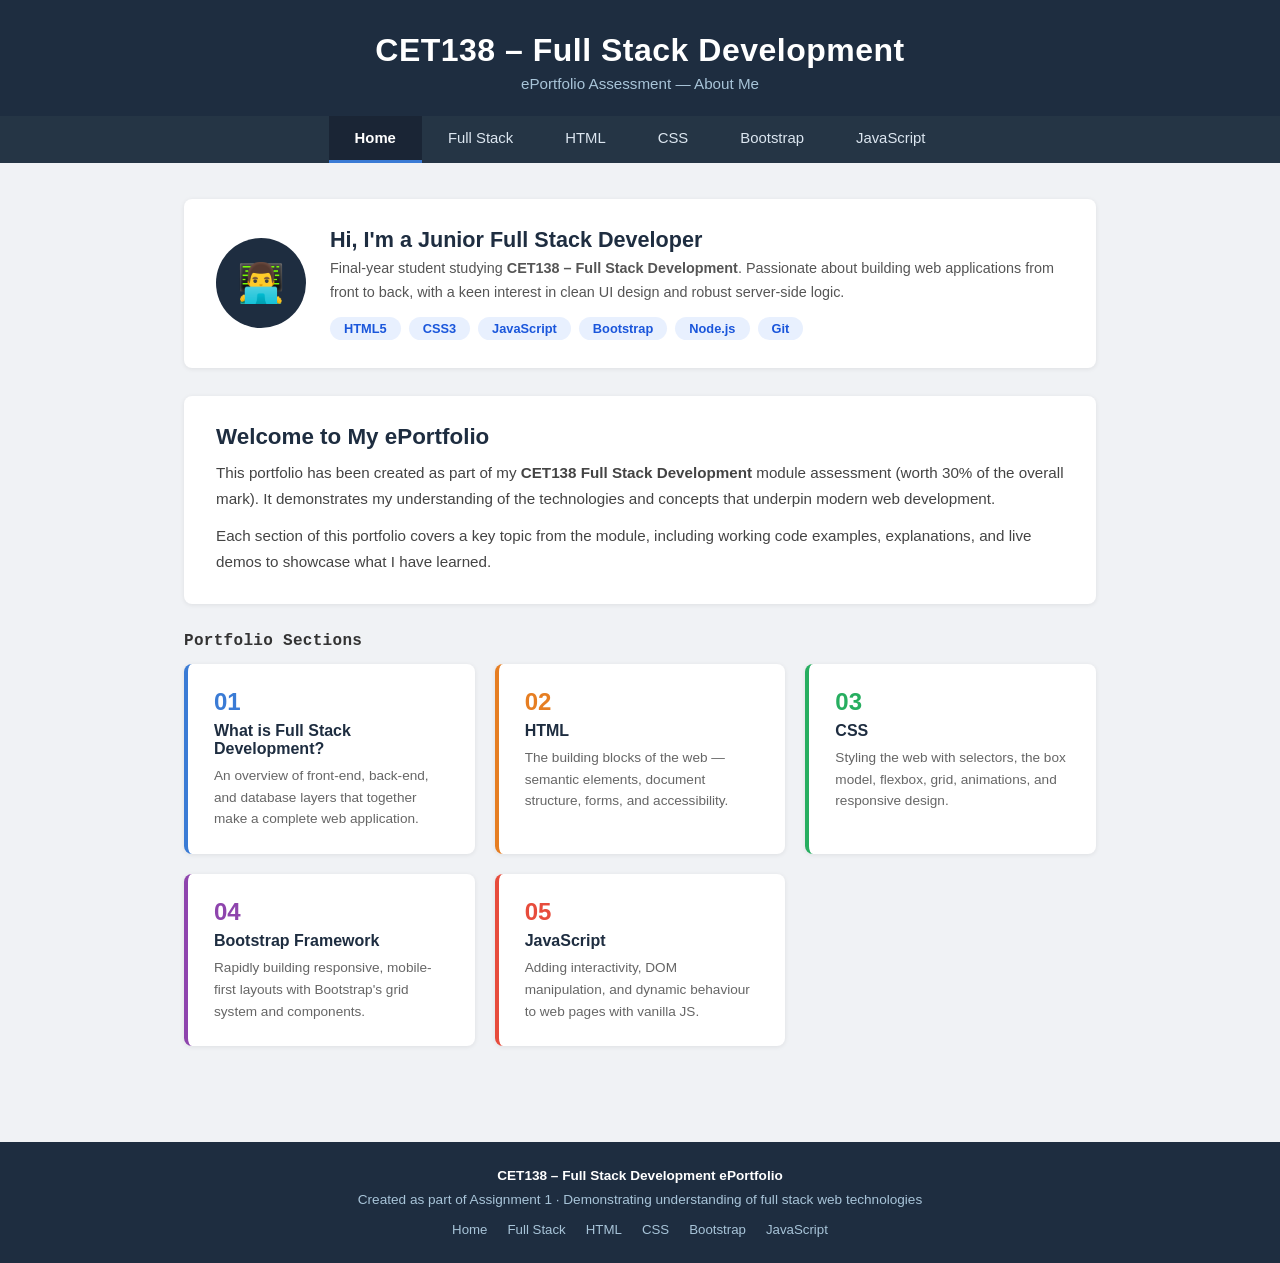
<file: index.html>
<!DOCTYPE html>
<html lang="en">
<head>
  <meta charset="UTF-8" />
  <meta name="viewport" content="width=device-width, initial-scale=1.0" />
  <title>About Me | CET138 ePortfolio</title>
  <link rel="stylesheet" href="style.css" />
</head>
<body>

<header>
  <h1>CET138 – Full Stack Development</h1>
  <p class="subtitle">ePortfolio Assessment — About Me</p>
</header>

<nav>
  <a href="index.html" class="active">Home</a>
  <a href="fullstack.html">Full Stack</a>
  <a href="html.html">HTML</a>
  <a href="css.html">CSS</a>
  <a href="bootstrap.html">Bootstrap</a>
  <a href="js.html">JavaScript</a>
</nav>

<main>

  <!-- Profile -->
  <div class="profile-row">
    <div class="avatar">👨‍💻</div>
    <div class="profile-info">
      <h2>Hi, I'm a Junior Full Stack Developer</h2>
      <p>Final-year student studying <strong>CET138 – Full Stack Development</strong>. Passionate about building web applications from front to back, with a keen interest in clean UI design and robust server-side logic.</p>
      <div class="skill-badges">
        <span class="badge">HTML5</span>
        <span class="badge">CSS3</span>
        <span class="badge">JavaScript</span>
        <span class="badge">Bootstrap</span>
        <span class="badge">Node.js</span>
        <span class="badge">Git</span>
      </div>
    </div>
  </div>

  <!-- Welcome -->
  <div class="intro-box">
    <h2>Welcome to My ePortfolio</h2>
    <p>This portfolio has been created as part of my <strong>CET138 Full Stack Development</strong> module assessment (worth 30% of the overall mark). It demonstrates my understanding of the technologies and concepts that underpin modern web development.</p>
    <p>Each section of this portfolio covers a key topic from the module, including working code examples, explanations, and live demos to showcase what I have learned.</p>
  </div>

  <!-- Section cards -->
  <p class="section-label">Portfolio Sections</p>
  <div class="cards-grid">
    <a href="fullstack.html" class="card">
      <div class="card-num">01</div>
      <h3>What is Full Stack Development?</h3>
      <p>An overview of front-end, back-end, and database layers that together make a complete web application.</p>
    </a>
    <a href="html.html" class="card c2">
      <div class="card-num">02</div>
      <h3>HTML</h3>
      <p>The building blocks of the web — semantic elements, document structure, forms, and accessibility.</p>
    </a>
    <a href="css.html" class="card c3">
      <div class="card-num">03</div>
      <h3>CSS</h3>
      <p>Styling the web with selectors, the box model, flexbox, grid, animations, and responsive design.</p>
    </a>
    <a href="bootstrap.html" class="card c4">
      <div class="card-num">04</div>
      <h3>Bootstrap Framework</h3>
      <p>Rapidly building responsive, mobile-first layouts with Bootstrap's grid system and components.</p>
    </a>
    <a href="js.html" class="card c5">
      <div class="card-num">05</div>
      <h3>JavaScript</h3>
      <p>Adding interactivity, DOM manipulation, and dynamic behaviour to web pages with vanilla JS.</p>
    </a>
  </div>

</main>

<footer>
  <strong>CET138 – Full Stack Development ePortfolio</strong><br>
  Created as part of Assignment 1 · Demonstrating understanding of full stack web technologies
  <div class="footer-links">
    <a href="index.html">Home</a>
    <a href="fullstack.html">Full Stack</a>
    <a href="html.html">HTML</a>
    <a href="css.html">CSS</a>
    <a href="bootstrap.html">Bootstrap</a>
    <a href="js.html">JavaScript</a>
  </div>
</footer>

</body>
</html>
</file>
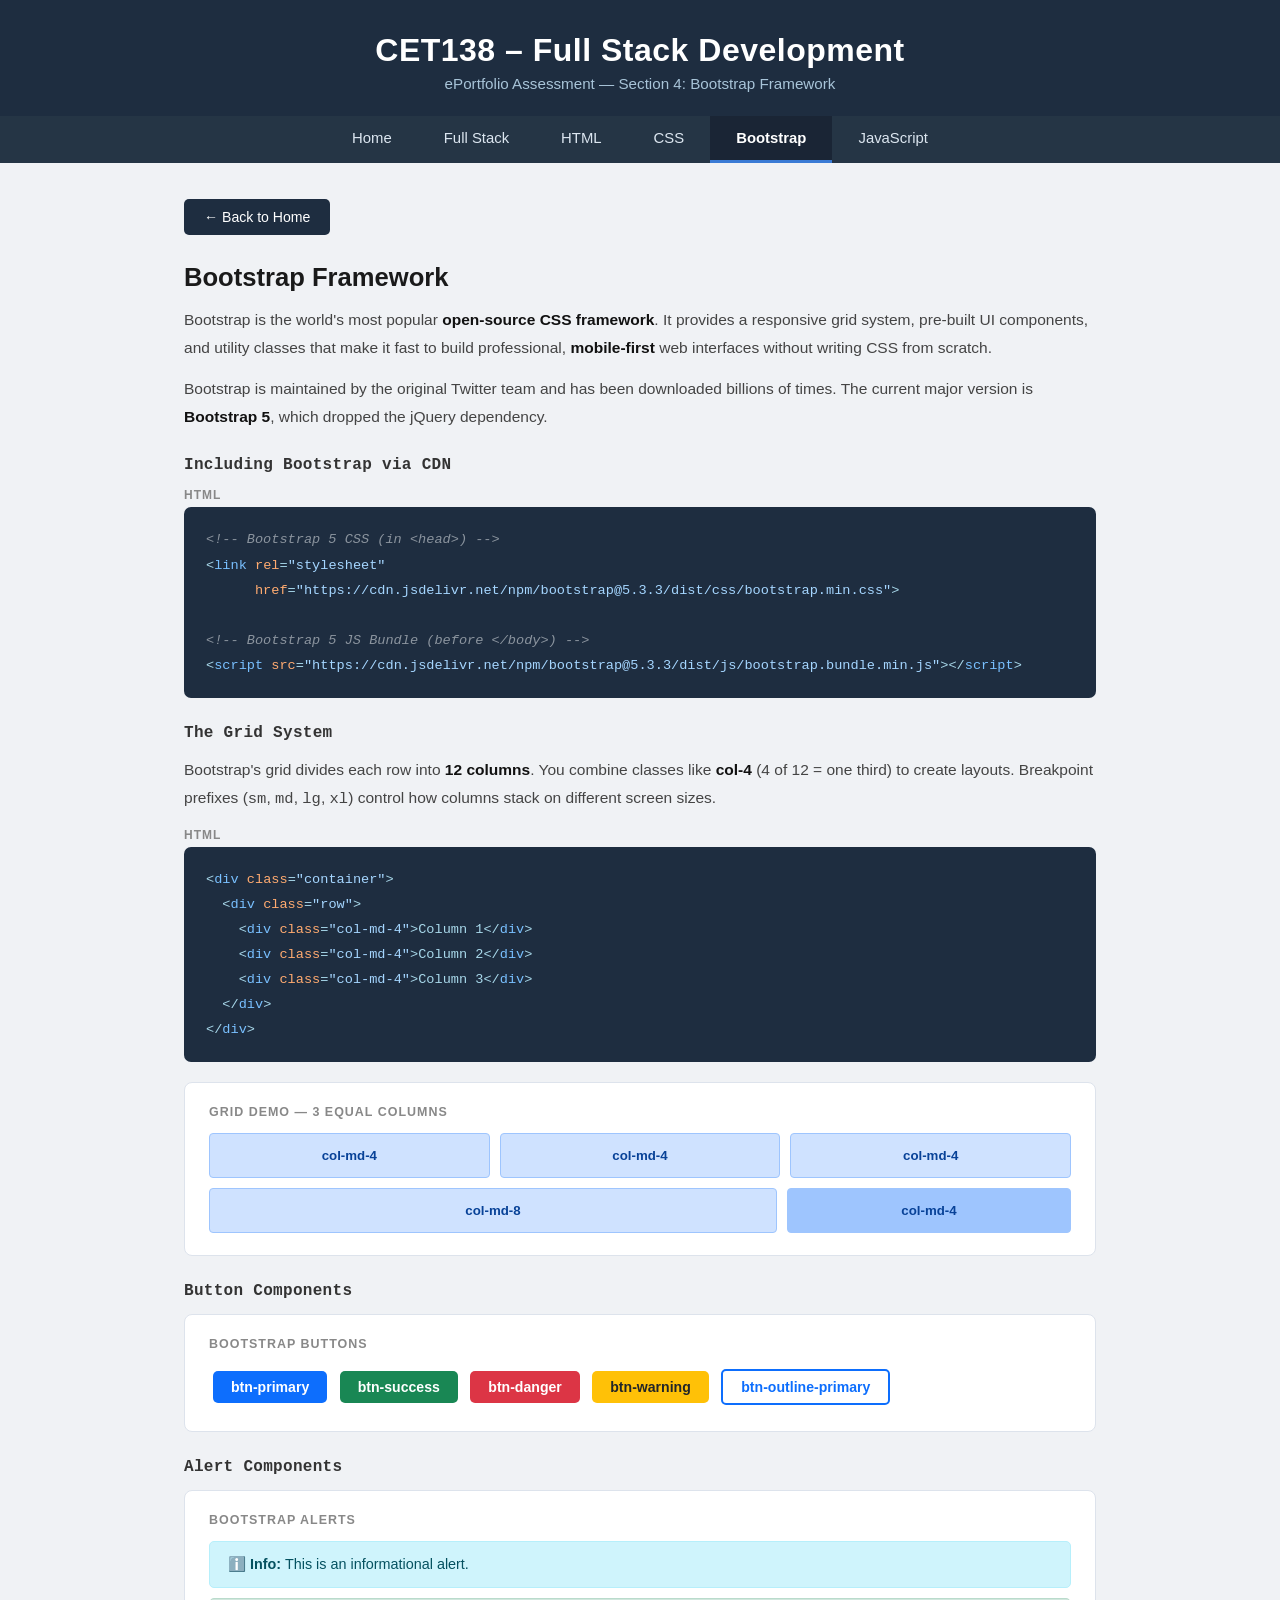
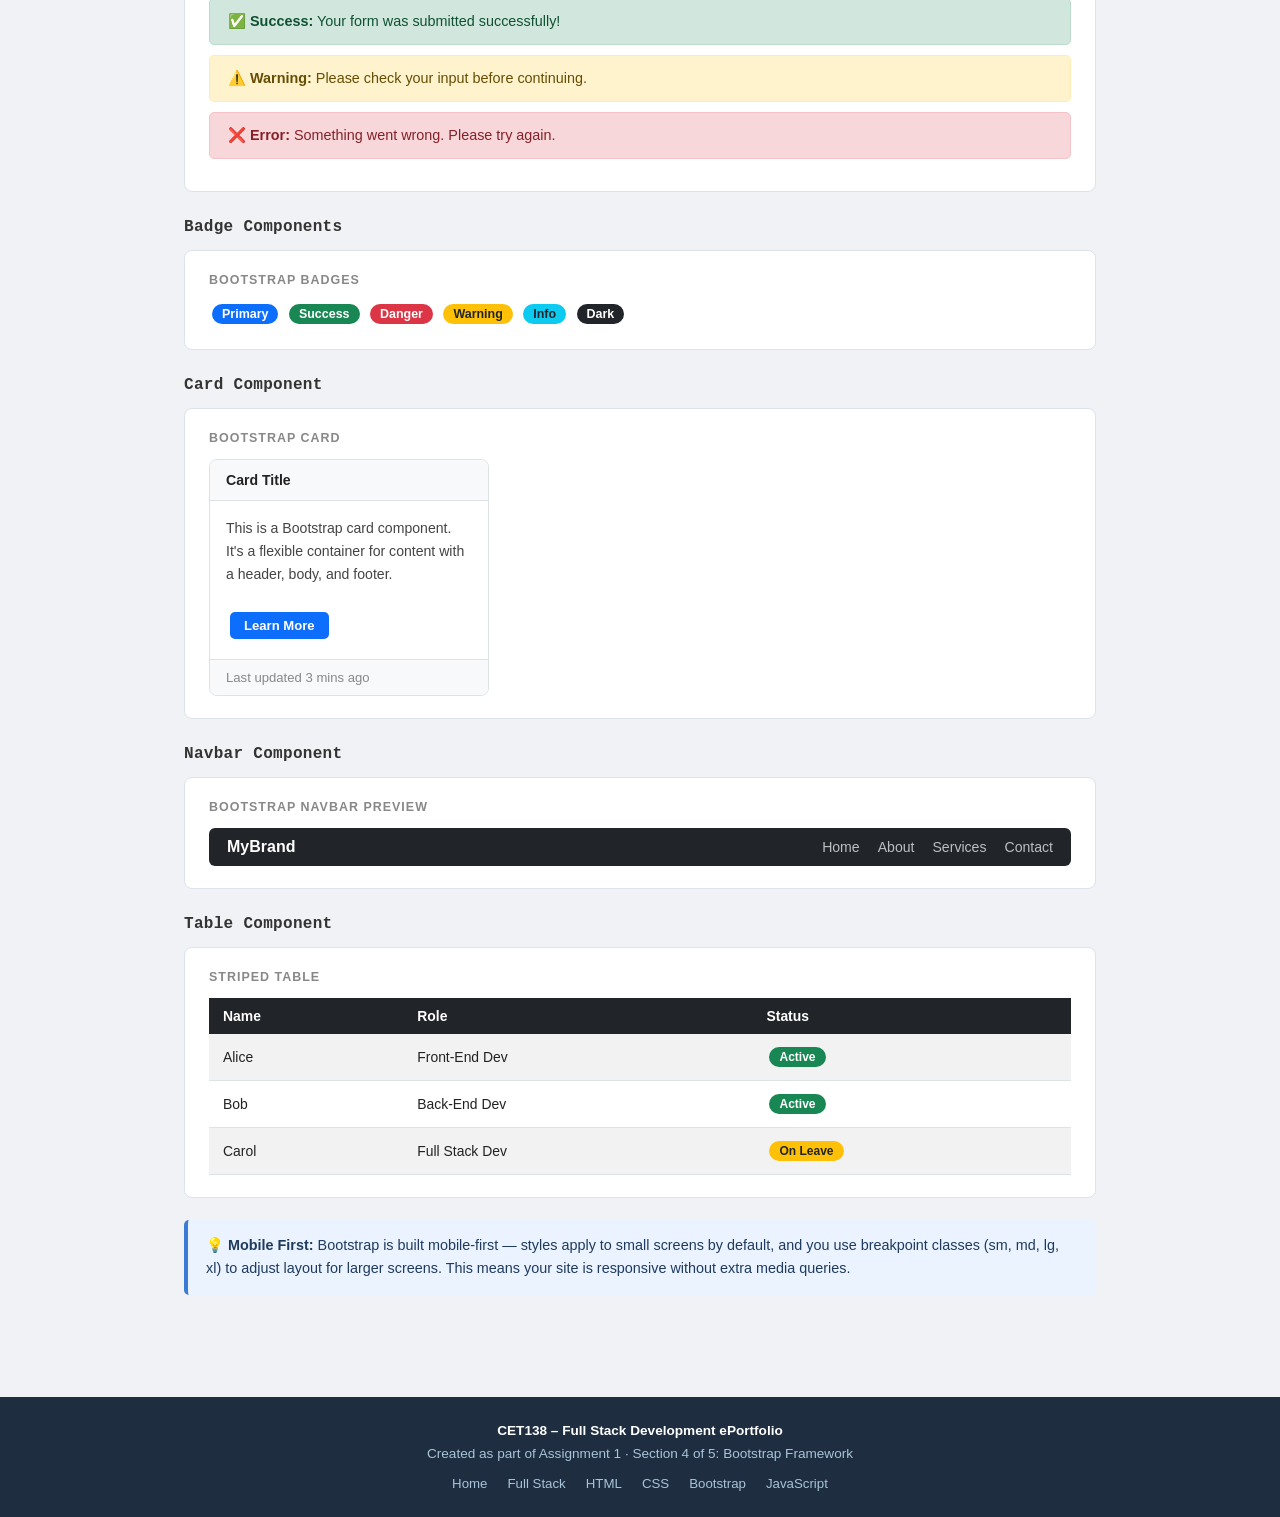
<file: bootstrap.html>
<!DOCTYPE html>
<html lang="en">
<head>
  <meta charset="UTF-8" />
  <meta name="viewport" content="width=device-width, initial-scale=1.0" />
  <title>Bootstrap | CET138 ePortfolio</title>
  <link rel="stylesheet" href="style.css" />
  <style>
    /* Bootstrap-style alert boxes */
    .bs-alert {
      border-radius: 5px; padding: 14px 18px; margin-bottom: 10px;
      font-size: 0.9rem; border: 1px solid transparent;
    }
    .bs-alert-info    { background:#cff4fc; border-color:#b6effb; color:#055160; }
    .bs-alert-success { background:#d1e7dd; border-color:#badbcc; color:#0f5132; }
    .bs-alert-warning { background:#fff3cd; border-color:#ffecb5; color:#664d03; }
    .bs-alert-danger  { background:#f8d7da; border-color:#f5c2c7; color:#842029; }

    /* Bootstrap-style card demo */
    .bs-card {
      border: 1px solid #dee2e6; border-radius: 8px; overflow: hidden;
      background: #fff; font-size: 0.88rem; max-width: 280px;
    }
    .bs-card-header { background:#f8f9fa; padding:12px 16px; font-weight:700; border-bottom:1px solid #dee2e6; }
    .bs-card-body   { padding:16px; color:#444; line-height:1.6; }
    .bs-card-footer { background:#f8f9fa; padding:10px 16px; border-top:1px solid #dee2e6; font-size:0.82rem; color:#888; }

    /* Badge demo */
    .bs-badge {
      display:inline-block; padding:3px 10px; border-radius:20px;
      font-size:0.78rem; font-weight:700; color:#fff; margin:3px;
    }
    .bg-primary  { background:#0d6efd; }
    .bg-success  { background:#198754; }
    .bg-danger   { background:#dc3545; }
    .bg-warning  { background:#ffc107; color:#212529; }
    .bg-info     { background:#0dcaf0; color:#212529; }
    .bg-dark     { background:#212529; }

    /* Responsive table */
    .bs-table { width:100%; border-collapse:collapse; font-size:0.87rem; }
    .bs-table th { background:#212529; color:#fff; padding:10px 14px; text-align:left; }
    .bs-table td { padding:10px 14px; border-bottom:1px solid #dee2e6; }
    .bs-table tr:nth-child(even) td { background:#f2f2f2; }

    /* Navbar preview */
    .bs-navbar {
      background:#212529; display:flex; align-items:center;
      padding:10px 18px; border-radius:6px; gap:18px; flex-wrap:wrap;
    }
    .bs-navbar .brand { color:#fff; font-weight:700; font-size:1rem; margin-right:auto; }
    .bs-navbar a { color:rgba(255,255,255,0.7); text-decoration:none; font-size:0.88rem; }
    .bs-navbar a:hover { color:#fff; }
  </style>
</head>
<body>

<header>
  <h1>CET138 – Full Stack Development</h1>
  <p class="subtitle">ePortfolio Assessment — Section 4: Bootstrap Framework</p>
</header>

<nav>
  <a href="index.html">Home</a>
  <a href="fullstack.html">Full Stack</a>
  <a href="html.html">HTML</a>
  <a href="css.html">CSS</a>
  <a href="bootstrap.html" class="active">Bootstrap</a>
  <a href="js.html">JavaScript</a>
</nav>

<main>

  <a href="index.html" class="back-btn">← Back to Home</a>

  <h2 class="page-title">Bootstrap Framework</h2>

  <p class="lead">Bootstrap is the world's most popular <b>open-source CSS framework</b>. It provides a responsive grid system, pre-built UI components, and utility classes that make it fast to build professional, <b>mobile-first</b> web interfaces without writing CSS from scratch.</p>

  <p class="lead">Bootstrap is maintained by the original Twitter team and has been downloaded billions of times. The current major version is <b>Bootstrap 5</b>, which dropped the jQuery dependency.</p>

  <!-- Include -->
  <p class="section-label">Including Bootstrap via CDN</p>
  <div class="code-label">HTML</div>
  <div class="code-block">
<span class="comment">&lt;!-- Bootstrap 5 CSS (in &lt;head&gt;) --&gt;</span><br>
&lt;<span class="tag">link</span> <span class="attr">rel</span>=<span class="str">"stylesheet"</span><br>
&nbsp;&nbsp;&nbsp;&nbsp;&nbsp;&nbsp;<span class="attr">href</span>=<span class="str">"https://cdn.jsdelivr.net/npm/bootstrap@5.3.3/dist/css/bootstrap.min.css"</span>&gt;<br><br>
<span class="comment">&lt;!-- Bootstrap 5 JS Bundle (before &lt;/body&gt;) --&gt;</span><br>
&lt;<span class="tag">script</span> <span class="attr">src</span>=<span class="str">"https://cdn.jsdelivr.net/npm/bootstrap@5.3.3/dist/js/bootstrap.bundle.min.js"</span>&gt;&lt;/<span class="tag">script</span>&gt;
  </div>

  <!-- Grid -->
  <p class="section-label">The Grid System</p>
  <p class="lead">Bootstrap's grid divides each row into <b>12 columns</b>. You combine classes like <b>col-4</b> (4 of 12 = one third) to create layouts. Breakpoint prefixes (<code>sm</code>, <code>md</code>, <code>lg</code>, <code>xl</code>) control how columns stack on different screen sizes.</p>

  <div class="code-label">HTML</div>
  <div class="code-block">
&lt;<span class="tag">div</span> <span class="attr">class</span>=<span class="str">"container"</span>&gt;<br>
&nbsp;&nbsp;&lt;<span class="tag">div</span> <span class="attr">class</span>=<span class="str">"row"</span>&gt;<br>
&nbsp;&nbsp;&nbsp;&nbsp;&lt;<span class="tag">div</span> <span class="attr">class</span>=<span class="str">"col-md-4"</span>&gt;Column 1&lt;/<span class="tag">div</span>&gt;<br>
&nbsp;&nbsp;&nbsp;&nbsp;&lt;<span class="tag">div</span> <span class="attr">class</span>=<span class="str">"col-md-4"</span>&gt;Column 2&lt;/<span class="tag">div</span>&gt;<br>
&nbsp;&nbsp;&nbsp;&nbsp;&lt;<span class="tag">div</span> <span class="attr">class</span>=<span class="str">"col-md-4"</span>&gt;Column 3&lt;/<span class="tag">div</span>&gt;<br>
&nbsp;&nbsp;&lt;/<span class="tag">div</span>&gt;<br>
&lt;/<span class="tag">div</span>&gt;
  </div>

  <div class="demo-area">
    <h4>Grid Demo — 3 Equal Columns</h4>
    <div class="bs-grid-demo">
      <div class="bs-col">col-md-4</div>
      <div class="bs-col">col-md-4</div>
      <div class="bs-col">col-md-4</div>
    </div>
    <div style="display:grid;grid-template-columns:2fr 1fr;gap:10px;margin-top:10px;">
      <div class="bs-col">col-md-8</div>
      <div class="bs-col" style="background:#9ec5fe;">col-md-4</div>
    </div>
  </div>

  <!-- Buttons -->
  <p class="section-label">Button Components</p>
  <div class="demo-area">
    <h4>Bootstrap Buttons</h4>
    <button class="bs-btn bs-primary">btn-primary</button>
    <button class="bs-btn bs-success">btn-success</button>
    <button class="bs-btn bs-danger">btn-danger</button>
    <button class="bs-btn bs-warning">btn-warning</button>
    <button class="bs-btn bs-outline">btn-outline-primary</button>
  </div>

  <!-- Alerts -->
  <p class="section-label">Alert Components</p>
  <div class="demo-area">
    <h4>Bootstrap Alerts</h4>
    <div class="bs-alert bs-alert-info">ℹ️ <strong>Info:</strong> This is an informational alert.</div>
    <div class="bs-alert bs-alert-success">✅ <strong>Success:</strong> Your form was submitted successfully!</div>
    <div class="bs-alert bs-alert-warning">⚠️ <strong>Warning:</strong> Please check your input before continuing.</div>
    <div class="bs-alert bs-alert-danger">❌ <strong>Error:</strong> Something went wrong. Please try again.</div>
  </div>

  <!-- Badges -->
  <p class="section-label">Badge Components</p>
  <div class="demo-area">
    <h4>Bootstrap Badges</h4>
    <span class="bs-badge bg-primary">Primary</span>
    <span class="bs-badge bg-success">Success</span>
    <span class="bs-badge bg-danger">Danger</span>
    <span class="bs-badge bg-warning">Warning</span>
    <span class="bs-badge bg-info">Info</span>
    <span class="bs-badge bg-dark">Dark</span>
  </div>

  <!-- Card -->
  <p class="section-label">Card Component</p>
  <div class="demo-area">
    <h4>Bootstrap Card</h4>
    <div class="bs-card">
      <div class="bs-card-header">Card Title</div>
      <div class="bs-card-body">
        This is a Bootstrap card component. It's a flexible container for content with a header, body, and footer.
        <br><br>
        <button class="bs-btn bs-primary" style="font-size:0.82rem;padding:6px 14px;">Learn More</button>
      </div>
      <div class="bs-card-footer">Last updated 3 mins ago</div>
    </div>
  </div>

  <!-- Navbar -->
  <p class="section-label">Navbar Component</p>
  <div class="demo-area">
    <h4>Bootstrap Navbar Preview</h4>
    <div class="bs-navbar">
      <span class="brand">MyBrand</span>
      <a href="#">Home</a>
      <a href="#">About</a>
      <a href="#">Services</a>
      <a href="#">Contact</a>
    </div>
  </div>

  <!-- Table -->
  <p class="section-label">Table Component</p>
  <div class="demo-area">
    <h4>Striped Table</h4>
    <table class="bs-table">
      <tr><th>Name</th><th>Role</th><th>Status</th></tr>
      <tr><td>Alice</td><td>Front-End Dev</td><td><span class="bs-badge bg-success" style="font-size:0.75rem;">Active</span></td></tr>
      <tr><td>Bob</td><td>Back-End Dev</td><td><span class="bs-badge bg-success" style="font-size:0.75rem;">Active</span></td></tr>
      <tr><td>Carol</td><td>Full Stack Dev</td><td><span class="bs-badge bg-warning" style="font-size:0.75rem;">On Leave</span></td></tr>
    </table>
  </div>

  <div class="info-box">
    💡 <strong>Mobile First:</strong> Bootstrap is built mobile-first — styles apply to small screens by default, and you use breakpoint classes (sm, md, lg, xl) to adjust layout for larger screens. This means your site is responsive without extra media queries.
  </div>

</main>

<footer>
  <strong>CET138 – Full Stack Development ePortfolio</strong><br>
  Created as part of Assignment 1 · Section 4 of 5: Bootstrap Framework
  <div class="footer-links">
    <a href="index.html">Home</a>
    <a href="fullstack.html">Full Stack</a>
    <a href="html.html">HTML</a>
    <a href="css.html">CSS</a>
    <a href="bootstrap.html">Bootstrap</a>
    <a href="js.html">JavaScript</a>
  </div>
</footer>

</body>
</html>
</file>
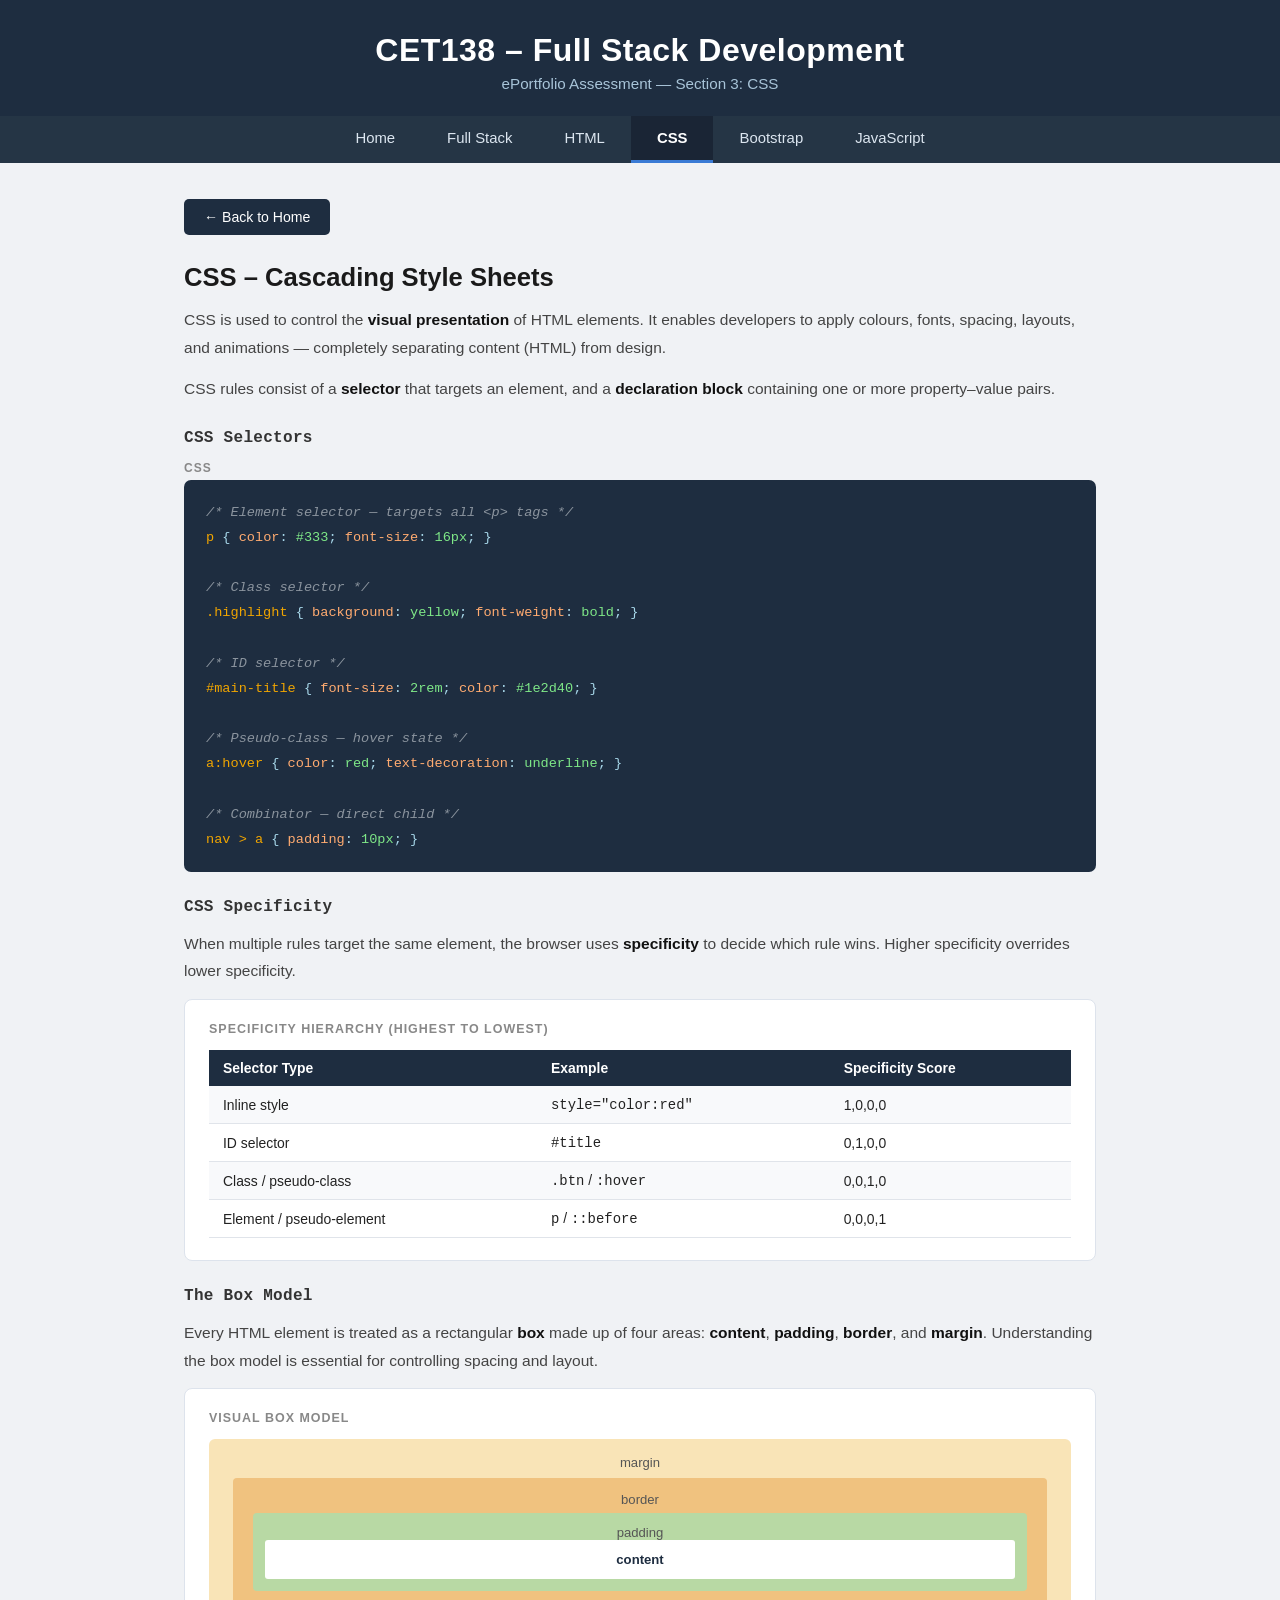
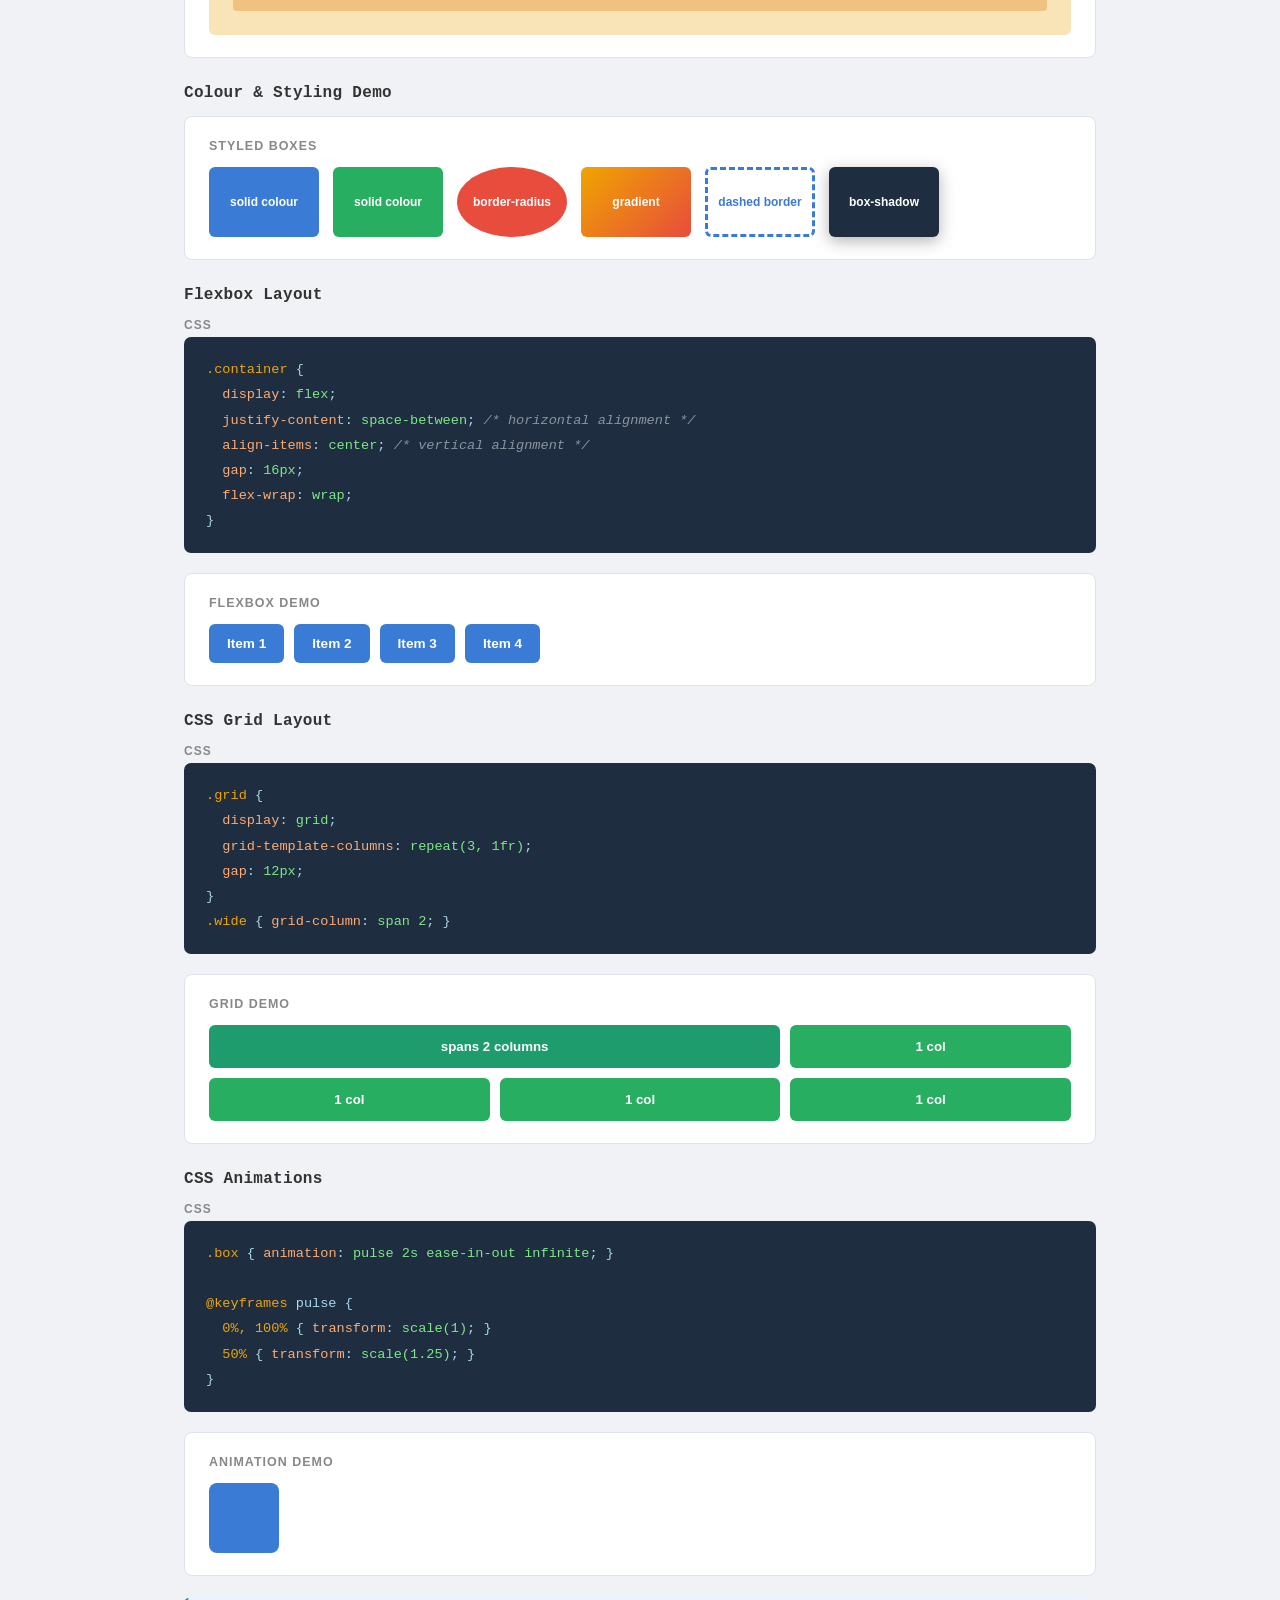
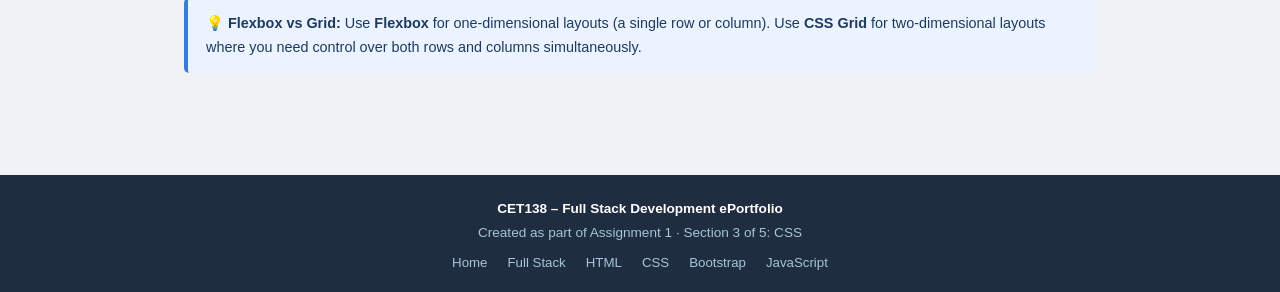
<file: css.html>
<!DOCTYPE html>
<html lang="en">
<head>
  <meta charset="UTF-8" />
  <meta name="viewport" content="width=device-width, initial-scale=1.0" />
  <title>CSS | CET138 ePortfolio</title>
  <link rel="stylesheet" href="style.css" />
  <style>
    /* Extra styles for CSS-page-specific demos */
    .specificity-table { width:100%; border-collapse:collapse; font-size:0.87rem; margin-top:10px; }
    .specificity-table th { background:#1e2d40; color:#fff; padding:10px 14px; text-align:left; }
    .specificity-table td { padding:10px 14px; border-bottom:1px solid #e0e4ea; }
    .specificity-table tr:nth-child(even) td { background:#f8f9fb; }
    .flex-demo { display:flex; gap:10px; flex-wrap:wrap; margin-top:10px; }
    .flex-item {
      background:#3a7bd5; color:#fff; border-radius:6px;
      padding:12px 18px; font-size:0.85rem; font-weight:600;
    }
    .grid-demo { display:grid; grid-template-columns:repeat(3,1fr); gap:10px; margin-top:10px; }
    .grid-item {
      background:#27ae60; color:#fff; border-radius:6px;
      padding:14px 10px; text-align:center; font-size:0.83rem; font-weight:600;
    }
    .grid-item.span2 { grid-column: span 2; background:#1e9c6e; }
    .anim-box {
      width:70px; height:70px; background:#3a7bd5; border-radius:8px;
      margin-top:10px; animation: pulse 2s ease-in-out infinite;
    }
    @keyframes pulse {
      0%, 100% { transform: scale(1); background:#3a7bd5; }
      50%       { transform: scale(1.25); background:#e74c3c; }
    }
  </style>
</head>
<body>

<header>
  <h1>CET138 – Full Stack Development</h1>
  <p class="subtitle">ePortfolio Assessment — Section 3: CSS</p>
</header>

<nav>
  <a href="index.html">Home</a>
  <a href="fullstack.html">Full Stack</a>
  <a href="html.html">HTML</a>
  <a href="css.html" class="active">CSS</a>
  <a href="bootstrap.html">Bootstrap</a>
  <a href="js.html">JavaScript</a>
</nav>

<main>

  <a href="index.html" class="back-btn">← Back to Home</a>

  <h2 class="page-title">CSS – Cascading Style Sheets</h2>

  <p class="lead">CSS is used to control the <b>visual presentation</b> of HTML elements. It enables developers to apply colours, fonts, spacing, layouts, and animations — completely separating content (HTML) from design.</p>

  <p class="lead">CSS rules consist of a <b>selector</b> that targets an element, and a <b>declaration block</b> containing one or more property–value pairs.</p>

  <!-- Selectors -->
  <p class="section-label">CSS Selectors</p>
  <div class="code-label">CSS</div>
  <div class="code-block">
<span class="comment">/* Element selector — targets all &lt;p&gt; tags */</span><br>
<span class="kw">p</span> { <span class="attr">color</span>: <span class="val">#333</span>; <span class="attr">font-size</span>: <span class="val">16px</span>; }<br><br>
<span class="comment">/* Class selector */</span><br>
<span class="kw">.highlight</span> { <span class="attr">background</span>: <span class="val">yellow</span>; <span class="attr">font-weight</span>: <span class="val">bold</span>; }<br><br>
<span class="comment">/* ID selector */</span><br>
<span class="kw">#main-title</span> { <span class="attr">font-size</span>: <span class="val">2rem</span>; <span class="attr">color</span>: <span class="val">#1e2d40</span>; }<br><br>
<span class="comment">/* Pseudo-class — hover state */</span><br>
<span class="kw">a:hover</span> { <span class="attr">color</span>: <span class="val">red</span>; <span class="attr">text-decoration</span>: <span class="val">underline</span>; }<br><br>
<span class="comment">/* Combinator — direct child */</span><br>
<span class="kw">nav &gt; a</span> { <span class="attr">padding</span>: <span class="val">10px</span>; }
  </div>

  <!-- Specificity -->
  <p class="section-label">CSS Specificity</p>
  <p class="lead">When multiple rules target the same element, the browser uses <b>specificity</b> to decide which rule wins. Higher specificity overrides lower specificity.</p>

  <div class="demo-area">
    <h4>Specificity Hierarchy (highest to lowest)</h4>
    <table class="specificity-table">
      <tr><th>Selector Type</th><th>Example</th><th>Specificity Score</th></tr>
      <tr><td>Inline style</td><td><code>style="color:red"</code></td><td>1,0,0,0</td></tr>
      <tr><td>ID selector</td><td><code>#title</code></td><td>0,1,0,0</td></tr>
      <tr><td>Class / pseudo-class</td><td><code>.btn</code> / <code>:hover</code></td><td>0,0,1,0</td></tr>
      <tr><td>Element / pseudo-element</td><td><code>p</code> / <code>::before</code></td><td>0,0,0,1</td></tr>
    </table>
  </div>

  <!-- Box model -->
  <p class="section-label">The Box Model</p>
  <p class="lead">Every HTML element is treated as a rectangular <b>box</b> made up of four areas: <b>content</b>, <b>padding</b>, <b>border</b>, and <b>margin</b>. Understanding the box model is essential for controlling spacing and layout.</p>

  <div class="demo-area">
    <h4>Visual Box Model</h4>
    <div style="background:#f9e4b7;padding:16px;border-radius:6px;text-align:center;font-size:0.82rem;color:#555;">
      margin
      <div style="background:#f0c27f;padding:14px;margin:8px;border-radius:4px;">
        border
        <div style="background:#b8d9a4;padding:12px;margin:6px;border-radius:4px;">
          padding
          <div style="background:#fff;padding:12px;border-radius:3px;font-weight:700;color:#1e2d40;">
            content
          </div>
        </div>
      </div>
    </div>
  </div>

  <!-- Colours demo -->
  <p class="section-label">Colour & Styling Demo</p>
  <div class="demo-area">
    <h4>Styled Boxes</h4>
    <div class="css-demo-box">
      <div class="css-box" style="background:#3a7bd5;">solid colour</div>
      <div class="css-box" style="background:#27ae60;">solid colour</div>
      <div class="css-box" style="background:#e74c3c;border-radius:50%;">border-radius</div>
      <div class="css-box" style="background:linear-gradient(135deg,#f0a500,#e74c3c);">gradient</div>
      <div class="css-box" style="background:transparent;border:3px dashed #3a7bd5;color:#3a7bd5;">dashed border</div>
      <div class="css-box" style="background:#1e2d40;box-shadow:0 4px 16px rgba(0,0,0,0.3);">box-shadow</div>
    </div>
  </div>

  <!-- Flexbox -->
  <p class="section-label">Flexbox Layout</p>
  <div class="code-label">CSS</div>
  <div class="code-block">
<span class="kw">.container</span> {<br>
&nbsp;&nbsp;<span class="attr">display</span>: <span class="val">flex</span>;<br>
&nbsp;&nbsp;<span class="attr">justify-content</span>: <span class="val">space-between</span>; <span class="comment">/* horizontal alignment */</span><br>
&nbsp;&nbsp;<span class="attr">align-items</span>: <span class="val">center</span>;    <span class="comment">/* vertical alignment */</span><br>
&nbsp;&nbsp;<span class="attr">gap</span>: <span class="val">16px</span>;<br>
&nbsp;&nbsp;<span class="attr">flex-wrap</span>: <span class="val">wrap</span>;<br>
}
  </div>
  <div class="demo-area">
    <h4>Flexbox Demo</h4>
    <div class="flex-demo">
      <div class="flex-item">Item 1</div>
      <div class="flex-item">Item 2</div>
      <div class="flex-item">Item 3</div>
      <div class="flex-item">Item 4</div>
    </div>
  </div>

  <!-- CSS Grid -->
  <p class="section-label">CSS Grid Layout</p>
  <div class="code-label">CSS</div>
  <div class="code-block">
<span class="kw">.grid</span> {<br>
&nbsp;&nbsp;<span class="attr">display</span>: <span class="val">grid</span>;<br>
&nbsp;&nbsp;<span class="attr">grid-template-columns</span>: <span class="val">repeat(3, 1fr)</span>;<br>
&nbsp;&nbsp;<span class="attr">gap</span>: <span class="val">12px</span>;<br>
}<br>
<span class="kw">.wide</span> { <span class="attr">grid-column</span>: <span class="val">span 2</span>; }
  </div>
  <div class="demo-area">
    <h4>Grid Demo</h4>
    <div class="grid-demo">
      <div class="grid-item span2">spans 2 columns</div>
      <div class="grid-item">1 col</div>
      <div class="grid-item">1 col</div>
      <div class="grid-item">1 col</div>
      <div class="grid-item">1 col</div>
    </div>
  </div>

  <!-- Animation -->
  <p class="section-label">CSS Animations</p>
  <div class="code-label">CSS</div>
  <div class="code-block">
<span class="kw">.box</span> { <span class="attr">animation</span>: <span class="val">pulse 2s ease-in-out infinite</span>; }<br><br>
<span class="kw">@keyframes</span> pulse {<br>
&nbsp;&nbsp;<span class="kw">0%, 100%</span>  { <span class="attr">transform</span>: <span class="val">scale(1)</span>; }<br>
&nbsp;&nbsp;<span class="kw">50%</span>        { <span class="attr">transform</span>: <span class="val">scale(1.25)</span>; }<br>
}
  </div>
  <div class="demo-area">
    <h4>Animation Demo</h4>
    <div class="anim-box"></div>
  </div>

  <div class="info-box">
    💡 <strong>Flexbox vs Grid:</strong> Use <strong>Flexbox</strong> for one-dimensional layouts (a single row or column). Use <strong>CSS Grid</strong> for two-dimensional layouts where you need control over both rows and columns simultaneously.
  </div>

</main>

<footer>
  <strong>CET138 – Full Stack Development ePortfolio</strong><br>
  Created as part of Assignment 1 · Section 3 of 5: CSS
  <div class="footer-links">
    <a href="index.html">Home</a>
    <a href="fullstack.html">Full Stack</a>
    <a href="html.html">HTML</a>
    <a href="css.html">CSS</a>
    <a href="bootstrap.html">Bootstrap</a>
    <a href="js.html">JavaScript</a>
  </div>
</footer>

</body>
</html>
</file>
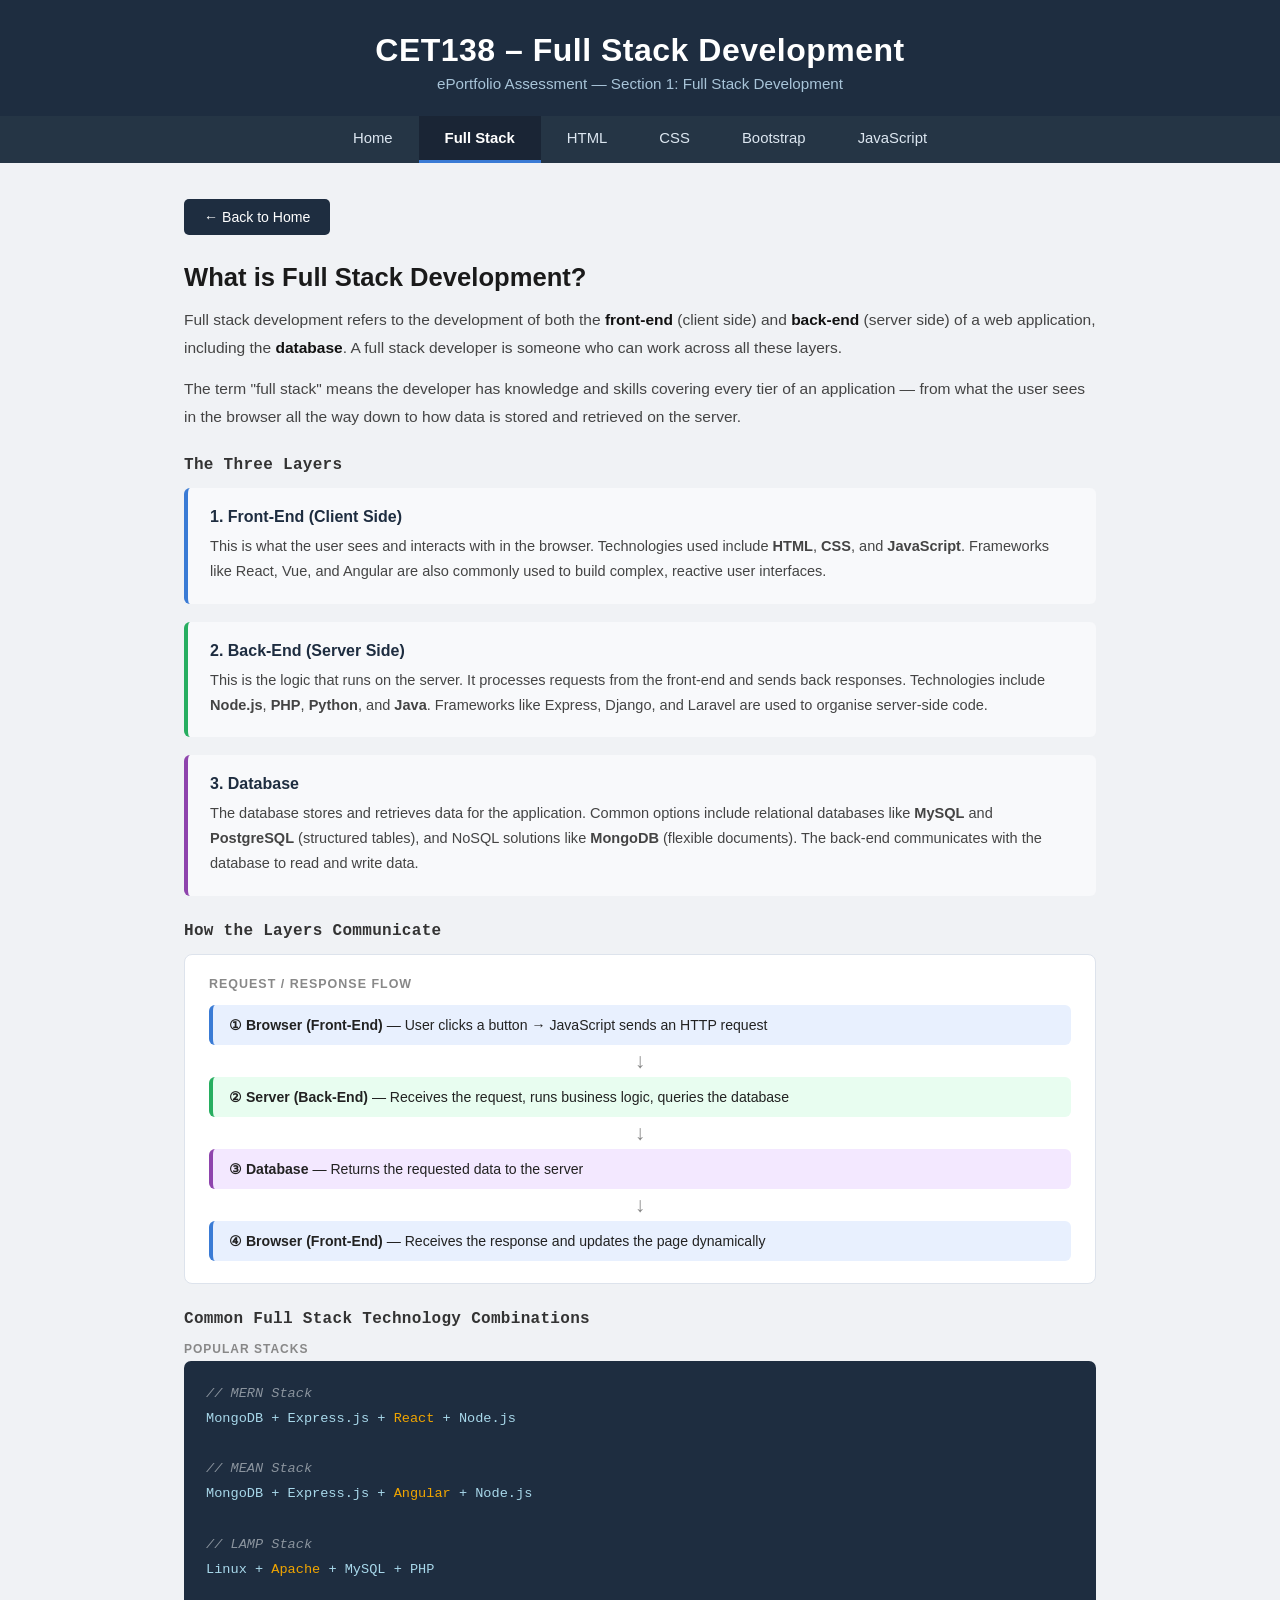
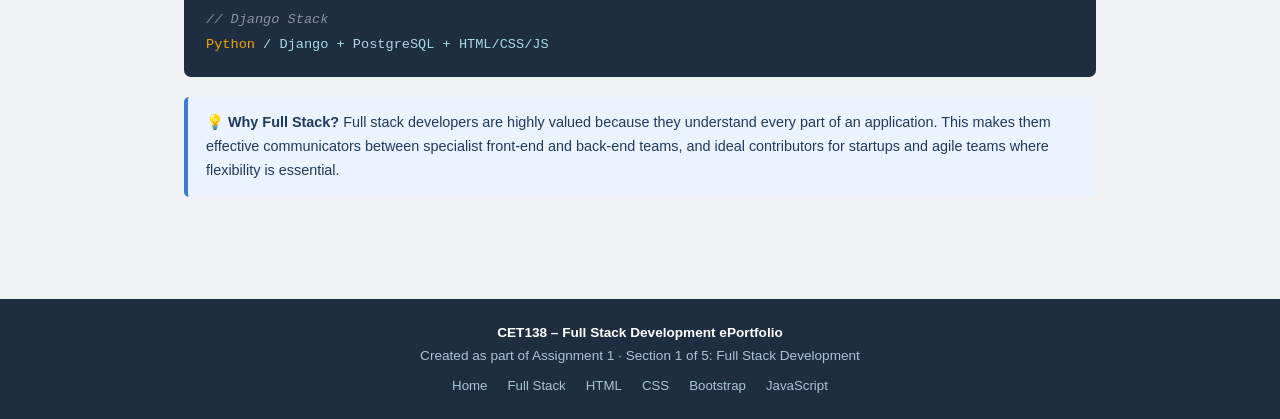
<file: fullstack.html>
<!DOCTYPE html>
<html lang="en">
<head>
  <meta charset="UTF-8" />
  <meta name="viewport" content="width=device-width, initial-scale=1.0" />
  <title>Full Stack Development | CET138 ePortfolio</title>
  <link rel="stylesheet" href="style.css" />
</head>
<body>

<header>
  <h1>CET138 – Full Stack Development</h1>
  <p class="subtitle">ePortfolio Assessment — Section 1: Full Stack Development</p>
</header>

<nav>
  <a href="index.html">Home</a>
  <a href="fullstack.html" class="active">Full Stack</a>
  <a href="html.html">HTML</a>
  <a href="css.html">CSS</a>
  <a href="bootstrap.html">Bootstrap</a>
  <a href="js.html">JavaScript</a>
</nav>

<main>

  <a href="index.html" class="back-btn">← Back to Home</a>

  <h2 class="page-title">What is Full Stack Development?</h2>

  <p class="lead">Full stack development refers to the development of both the <b>front-end</b> (client side) and <b>back-end</b> (server side) of a web application, including the <b>database</b>. A full stack developer is someone who can work across all these layers.</p>

  <p class="lead">The term "full stack" means the developer has knowledge and skills covering every tier of an application — from what the user sees in the browser all the way down to how data is stored and retrieved on the server.</p>

  <p class="section-label">The Three Layers</p>

  <div class="layer-card">
    <h3>1. Front-End (Client Side)</h3>
    <p>This is what the user sees and interacts with in the browser. Technologies used include <b>HTML</b>, <b>CSS</b>, and <b>JavaScript</b>. Frameworks like React, Vue, and Angular are also commonly used to build complex, reactive user interfaces.</p>
  </div>

  <div class="layer-card green">
    <h3>2. Back-End (Server Side)</h3>
    <p>This is the logic that runs on the server. It processes requests from the front-end and sends back responses. Technologies include <b>Node.js</b>, <b>PHP</b>, <b>Python</b>, and <b>Java</b>. Frameworks like Express, Django, and Laravel are used to organise server-side code.</p>
  </div>

  <div class="layer-card purple">
    <h3>3. Database</h3>
    <p>The database stores and retrieves data for the application. Common options include relational databases like <b>MySQL</b> and <b>PostgreSQL</b> (structured tables), and NoSQL solutions like <b>MongoDB</b> (flexible documents). The back-end communicates with the database to read and write data.</p>
  </div>

  <p class="section-label">How the Layers Communicate</p>

  <div class="demo-area">
    <h4>Request / Response Flow</h4>
    <div style="display:flex;flex-direction:column;gap:0;font-size:0.88rem;">
      <div style="background:#e8f0fe;border-radius:6px;padding:12px 16px;border-left:4px solid #3a7bd5;">
        <strong>① Browser (Front-End)</strong> — User clicks a button → JavaScript sends an HTTP request
      </div>
      <div style="text-align:center;font-size:1.3rem;color:#888;padding:4px 0;">↓</div>
      <div style="background:#e8fdf0;border-radius:6px;padding:12px 16px;border-left:4px solid #27ae60;">
        <strong>② Server (Back-End)</strong> — Receives the request, runs business logic, queries the database
      </div>
      <div style="text-align:center;font-size:1.3rem;color:#888;padding:4px 0;">↓</div>
      <div style="background:#f3e8ff;border-radius:6px;padding:12px 16px;border-left:4px solid #8e44ad;">
        <strong>③ Database</strong> — Returns the requested data to the server
      </div>
      <div style="text-align:center;font-size:1.3rem;color:#888;padding:4px 0;">↓</div>
      <div style="background:#e8f0fe;border-radius:6px;padding:12px 16px;border-left:4px solid #3a7bd5;">
        <strong>④ Browser (Front-End)</strong> — Receives the response and updates the page dynamically
      </div>
    </div>
  </div>

  <p class="section-label">Common Full Stack Technology Combinations</p>

  <div class="code-label">Popular Stacks</div>
  <div class="code-block">
<span class="comment">// MERN Stack</span><br>
MongoDB + Express.js + <span class="kw">React</span> + Node.js<br><br>
<span class="comment">// MEAN Stack</span><br>
MongoDB + Express.js + <span class="kw">Angular</span> + Node.js<br><br>
<span class="comment">// LAMP Stack</span><br>
Linux + <span class="kw">Apache</span> + MySQL + PHP<br><br>
<span class="comment">// Django Stack</span><br>
<span class="kw">Python</span> / Django + PostgreSQL + HTML/CSS/JS
  </div>

  <div class="info-box">
    💡 <strong>Why Full Stack?</strong> Full stack developers are highly valued because they understand every part of an application. This makes them effective communicators between specialist front-end and back-end teams, and ideal contributors for startups and agile teams where flexibility is essential.
  </div>

</main>

<footer>
  <strong>CET138 – Full Stack Development ePortfolio</strong><br>
  Created as part of Assignment 1 · Section 1 of 5: Full Stack Development
  <div class="footer-links">
    <a href="index.html">Home</a>
    <a href="fullstack.html">Full Stack</a>
    <a href="html.html">HTML</a>
    <a href="css.html">CSS</a>
    <a href="bootstrap.html">Bootstrap</a>
    <a href="js.html">JavaScript</a>
  </div>
</footer>

</body>
</html>
</file>
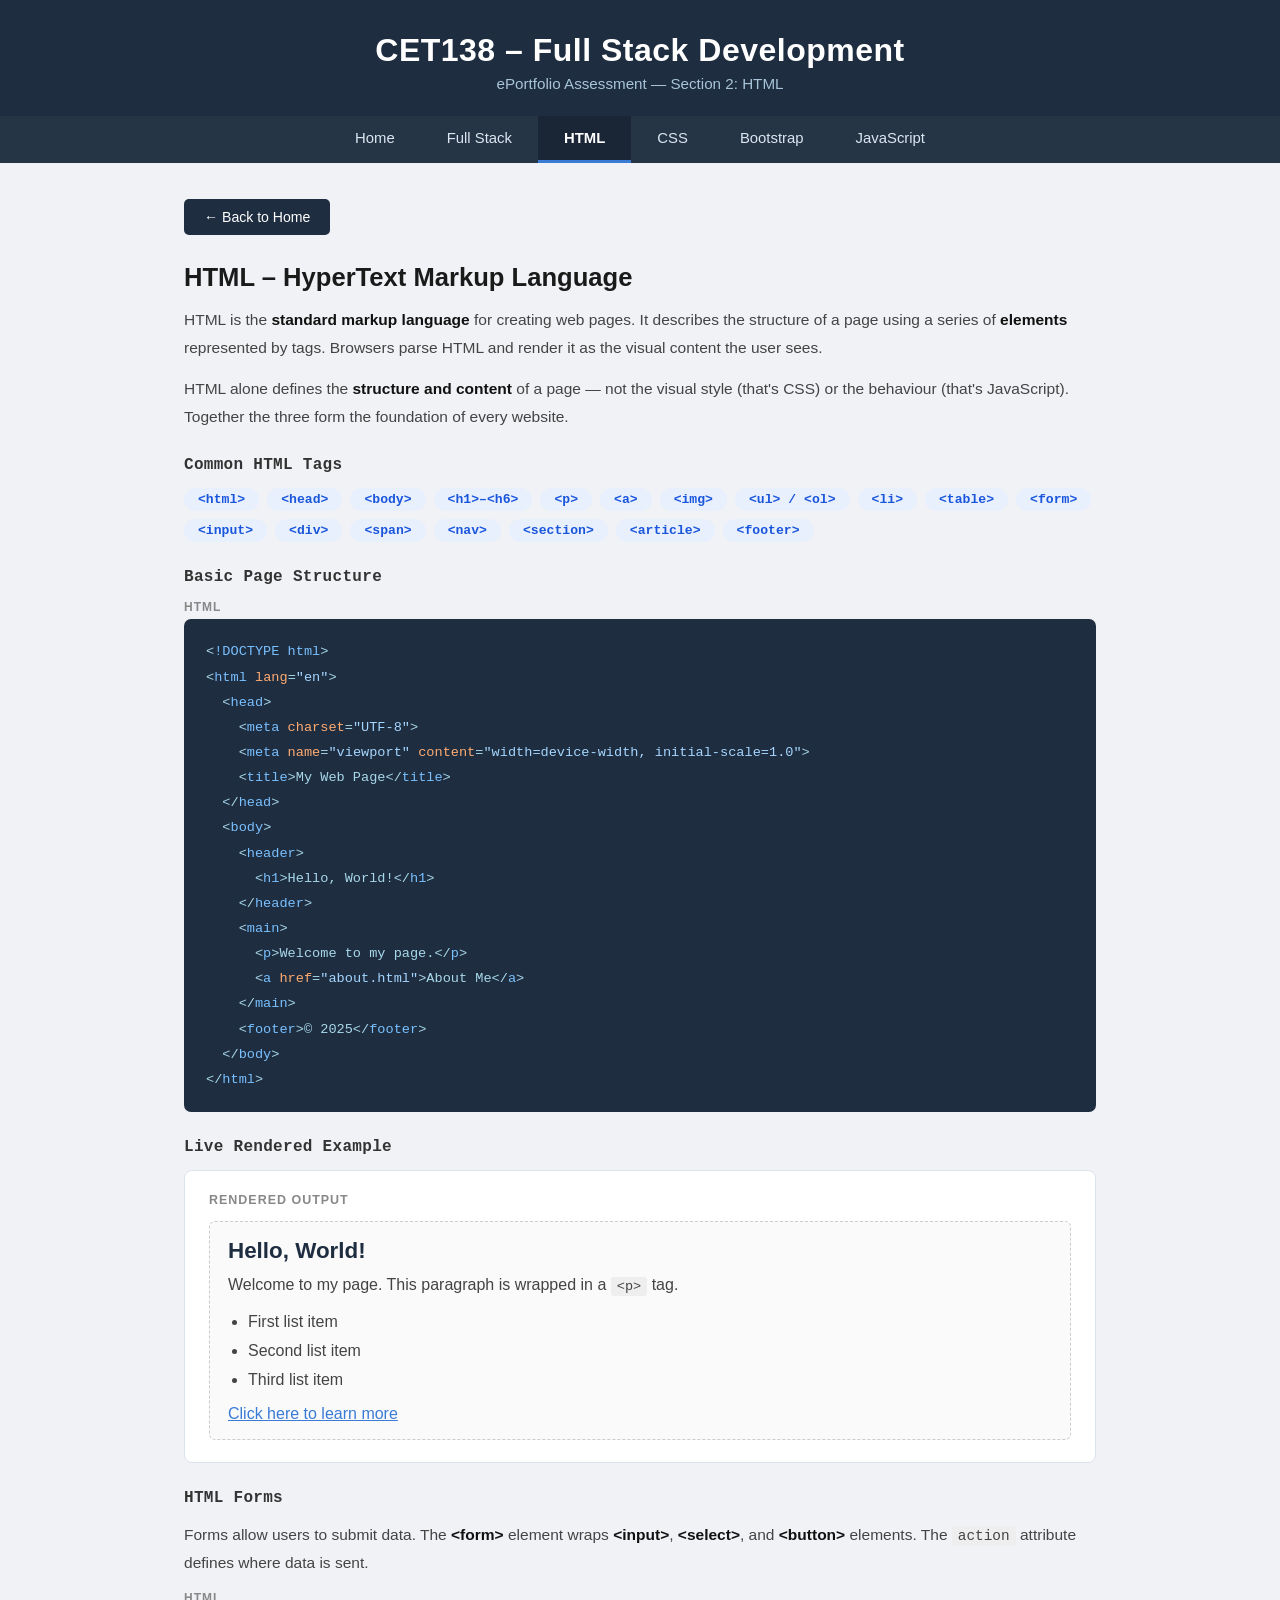
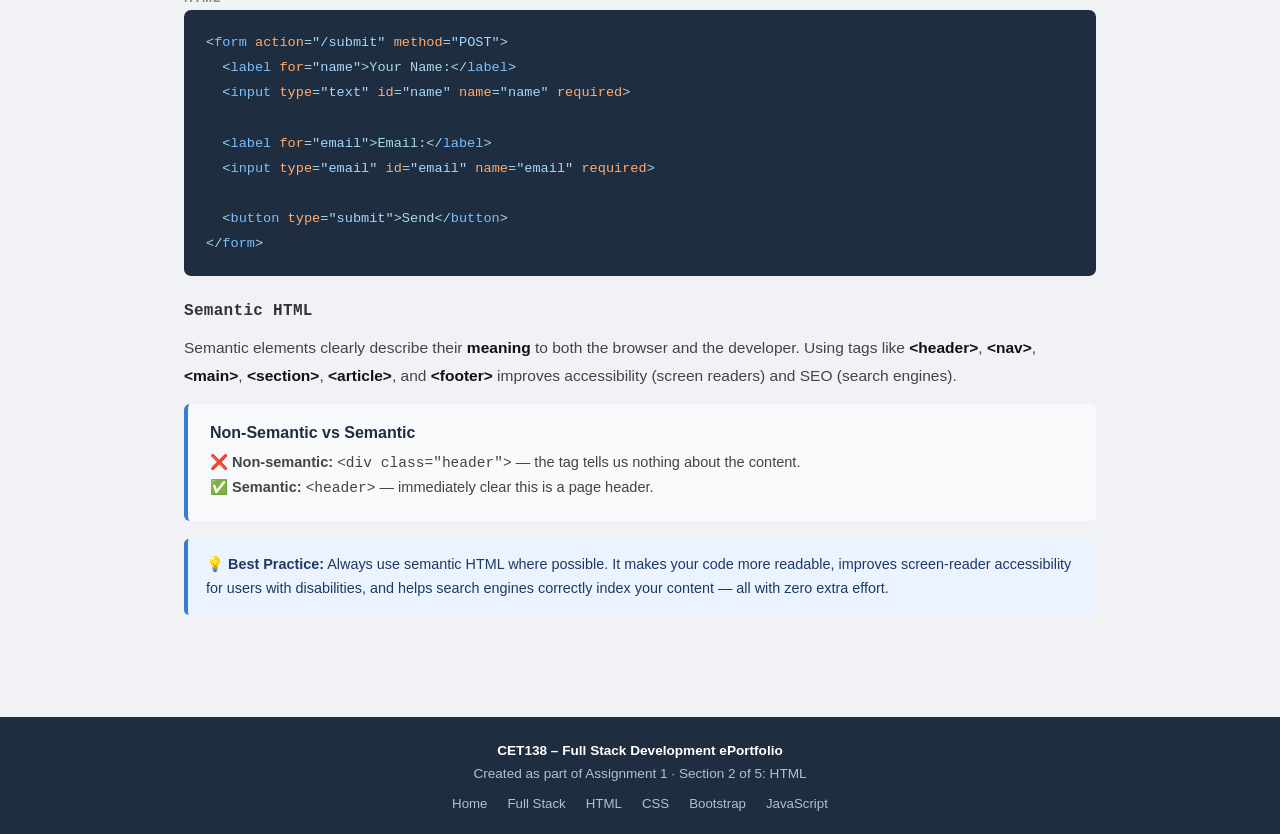
<file: html.html>
<!DOCTYPE html>
<html lang="en">
<head>
  <meta charset="UTF-8" />
  <meta name="viewport" content="width=device-width, initial-scale=1.0" />
  <title>HTML | CET138 ePortfolio</title>
  <link rel="stylesheet" href="style.css" />
</head>
<body>

<header>
  <h1>CET138 – Full Stack Development</h1>
  <p class="subtitle">ePortfolio Assessment — Section 2: HTML</p>
</header>

<nav>
  <a href="index.html">Home</a>
  <a href="fullstack.html">Full Stack</a>
  <a href="html.html" class="active">HTML</a>
  <a href="css.html">CSS</a>
  <a href="bootstrap.html">Bootstrap</a>
  <a href="js.html">JavaScript</a>
</nav>

<main>

  <a href="index.html" class="back-btn">← Back to Home</a>

  <h2 class="page-title">HTML – HyperText Markup Language</h2>

  <p class="lead">HTML is the <b>standard markup language</b> for creating web pages. It describes the structure of a page using a series of <b>elements</b> represented by tags. Browsers parse HTML and render it as the visual content the user sees.</p>

  <p class="lead">HTML alone defines the <b>structure and content</b> of a page — not the visual style (that's CSS) or the behaviour (that's JavaScript). Together the three form the foundation of every website.</p>

  <!-- Tags overview -->
  <p class="section-label">Common HTML Tags</p>
  <div class="tag-list">
    <span class="tag-pill">&lt;html&gt;</span>
    <span class="tag-pill">&lt;head&gt;</span>
    <span class="tag-pill">&lt;body&gt;</span>
    <span class="tag-pill">&lt;h1&gt;–&lt;h6&gt;</span>
    <span class="tag-pill">&lt;p&gt;</span>
    <span class="tag-pill">&lt;a&gt;</span>
    <span class="tag-pill">&lt;img&gt;</span>
    <span class="tag-pill">&lt;ul&gt; / &lt;ol&gt;</span>
    <span class="tag-pill">&lt;li&gt;</span>
    <span class="tag-pill">&lt;table&gt;</span>
    <span class="tag-pill">&lt;form&gt;</span>
    <span class="tag-pill">&lt;input&gt;</span>
    <span class="tag-pill">&lt;div&gt;</span>
    <span class="tag-pill">&lt;span&gt;</span>
    <span class="tag-pill">&lt;nav&gt;</span>
    <span class="tag-pill">&lt;section&gt;</span>
    <span class="tag-pill">&lt;article&gt;</span>
    <span class="tag-pill">&lt;footer&gt;</span>
  </div>

  <!-- Basic page structure -->
  <p class="section-label">Basic Page Structure</p>
  <div class="code-label">HTML</div>
  <div class="code-block">
&lt;<span class="tag">!DOCTYPE html</span>&gt;<br>
&lt;<span class="tag">html</span> <span class="attr">lang</span>=<span class="str">"en"</span>&gt;<br>
&nbsp;&nbsp;&lt;<span class="tag">head</span>&gt;<br>
&nbsp;&nbsp;&nbsp;&nbsp;&lt;<span class="tag">meta</span> <span class="attr">charset</span>=<span class="str">"UTF-8"</span>&gt;<br>
&nbsp;&nbsp;&nbsp;&nbsp;&lt;<span class="tag">meta</span> <span class="attr">name</span>=<span class="str">"viewport"</span> <span class="attr">content</span>=<span class="str">"width=device-width, initial-scale=1.0"</span>&gt;<br>
&nbsp;&nbsp;&nbsp;&nbsp;&lt;<span class="tag">title</span>&gt;My Web Page&lt;/<span class="tag">title</span>&gt;<br>
&nbsp;&nbsp;&lt;/<span class="tag">head</span>&gt;<br>
&nbsp;&nbsp;&lt;<span class="tag">body</span>&gt;<br>
&nbsp;&nbsp;&nbsp;&nbsp;&lt;<span class="tag">header</span>&gt;<br>
&nbsp;&nbsp;&nbsp;&nbsp;&nbsp;&nbsp;&lt;<span class="tag">h1</span>&gt;Hello, World!&lt;/<span class="tag">h1</span>&gt;<br>
&nbsp;&nbsp;&nbsp;&nbsp;&lt;/<span class="tag">header</span>&gt;<br>
&nbsp;&nbsp;&nbsp;&nbsp;&lt;<span class="tag">main</span>&gt;<br>
&nbsp;&nbsp;&nbsp;&nbsp;&nbsp;&nbsp;&lt;<span class="tag">p</span>&gt;Welcome to my page.&lt;/<span class="tag">p</span>&gt;<br>
&nbsp;&nbsp;&nbsp;&nbsp;&nbsp;&nbsp;&lt;<span class="tag">a</span> <span class="attr">href</span>=<span class="str">"about.html"</span>&gt;About Me&lt;/<span class="tag">a</span>&gt;<br>
&nbsp;&nbsp;&nbsp;&nbsp;&lt;/<span class="tag">main</span>&gt;<br>
&nbsp;&nbsp;&nbsp;&nbsp;&lt;<span class="tag">footer</span>&gt;© 2025&lt;/<span class="tag">footer</span>&gt;<br>
&nbsp;&nbsp;&lt;/<span class="tag">body</span>&gt;<br>
&lt;/<span class="tag">html</span>&gt;
  </div>

  <!-- Live demo -->
  <p class="section-label">Live Rendered Example</p>
  <div class="demo-area">
    <h4>Rendered Output</h4>
    <div class="html-rendered">
      <h1 style="font-size:1.4rem;margin-bottom:8px;color:#1e2d40;">Hello, World!</h1>
      <p style="margin-bottom:10px;color:#444;line-height:1.65;">Welcome to my page. This paragraph is wrapped in a <code style="background:#eee;padding:2px 6px;border-radius:3px;font-size:0.85rem;">&lt;p&gt;</code> tag.</p>
      <ul style="margin-left:20px;color:#444;line-height:1.8;margin-bottom:10px;">
        <li>First list item</li>
        <li>Second list item</li>
        <li>Third list item</li>
      </ul>
      <a href="#" style="color:#3a7bd5;" onclick="return false;">Click here to learn more</a>
    </div>
  </div>

  <!-- Forms -->
  <p class="section-label">HTML Forms</p>
  <p class="lead">Forms allow users to submit data. The <b>&lt;form&gt;</b> element wraps <b>&lt;input&gt;</b>, <b>&lt;select&gt;</b>, and <b>&lt;button&gt;</b> elements. The <code style="background:#eee;padding:2px 6px;border-radius:3px;font-size:0.9rem;">action</code> attribute defines where data is sent.</p>

  <div class="code-label">HTML</div>
  <div class="code-block">
&lt;<span class="tag">form</span> <span class="attr">action</span>=<span class="str">"/submit"</span> <span class="attr">method</span>=<span class="str">"POST"</span>&gt;<br>
&nbsp;&nbsp;&lt;<span class="tag">label</span> <span class="attr">for</span>=<span class="str">"name"</span>&gt;Your Name:&lt;/<span class="tag">label</span>&gt;<br>
&nbsp;&nbsp;&lt;<span class="tag">input</span> <span class="attr">type</span>=<span class="str">"text"</span> <span class="attr">id</span>=<span class="str">"name"</span> <span class="attr">name</span>=<span class="str">"name"</span> <span class="attr">required</span>&gt;<br><br>
&nbsp;&nbsp;&lt;<span class="tag">label</span> <span class="attr">for</span>=<span class="str">"email"</span>&gt;Email:&lt;/<span class="tag">label</span>&gt;<br>
&nbsp;&nbsp;&lt;<span class="tag">input</span> <span class="attr">type</span>=<span class="str">"email"</span> <span class="attr">id</span>=<span class="str">"email"</span> <span class="attr">name</span>=<span class="str">"email"</span> <span class="attr">required</span>&gt;<br><br>
&nbsp;&nbsp;&lt;<span class="tag">button</span> <span class="attr">type</span>=<span class="str">"submit"</span>&gt;Send&lt;/<span class="tag">button</span>&gt;<br>
&lt;/<span class="tag">form</span>&gt;
  </div>

  <!-- Semantic HTML -->
  <p class="section-label">Semantic HTML</p>
  <p class="lead">Semantic elements clearly describe their <b>meaning</b> to both the browser and the developer. Using tags like <b>&lt;header&gt;</b>, <b>&lt;nav&gt;</b>, <b>&lt;main&gt;</b>, <b>&lt;section&gt;</b>, <b>&lt;article&gt;</b>, and <b>&lt;footer&gt;</b> improves accessibility (screen readers) and SEO (search engines).</p>

  <div class="layer-card">
    <h3>Non-Semantic vs Semantic</h3>
    <p>❌ <b>Non-semantic:</b> <code>&lt;div class="header"&gt;</code> — the tag tells us nothing about the content.<br>
    ✅ <b>Semantic:</b> <code>&lt;header&gt;</code> — immediately clear this is a page header.</p>
  </div>

  <div class="info-box">
    💡 <strong>Best Practice:</strong> Always use semantic HTML where possible. It makes your code more readable, improves screen-reader accessibility for users with disabilities, and helps search engines correctly index your content — all with zero extra effort.
  </div>

</main>

<footer>
  <strong>CET138 – Full Stack Development ePortfolio</strong><br>
  Created as part of Assignment 1 · Section 2 of 5: HTML
  <div class="footer-links">
    <a href="index.html">Home</a>
    <a href="fullstack.html">Full Stack</a>
    <a href="html.html">HTML</a>
    <a href="css.html">CSS</a>
    <a href="bootstrap.html">Bootstrap</a>
    <a href="js.html">JavaScript</a>
  </div>
</footer>

</body>
</html>
</file>
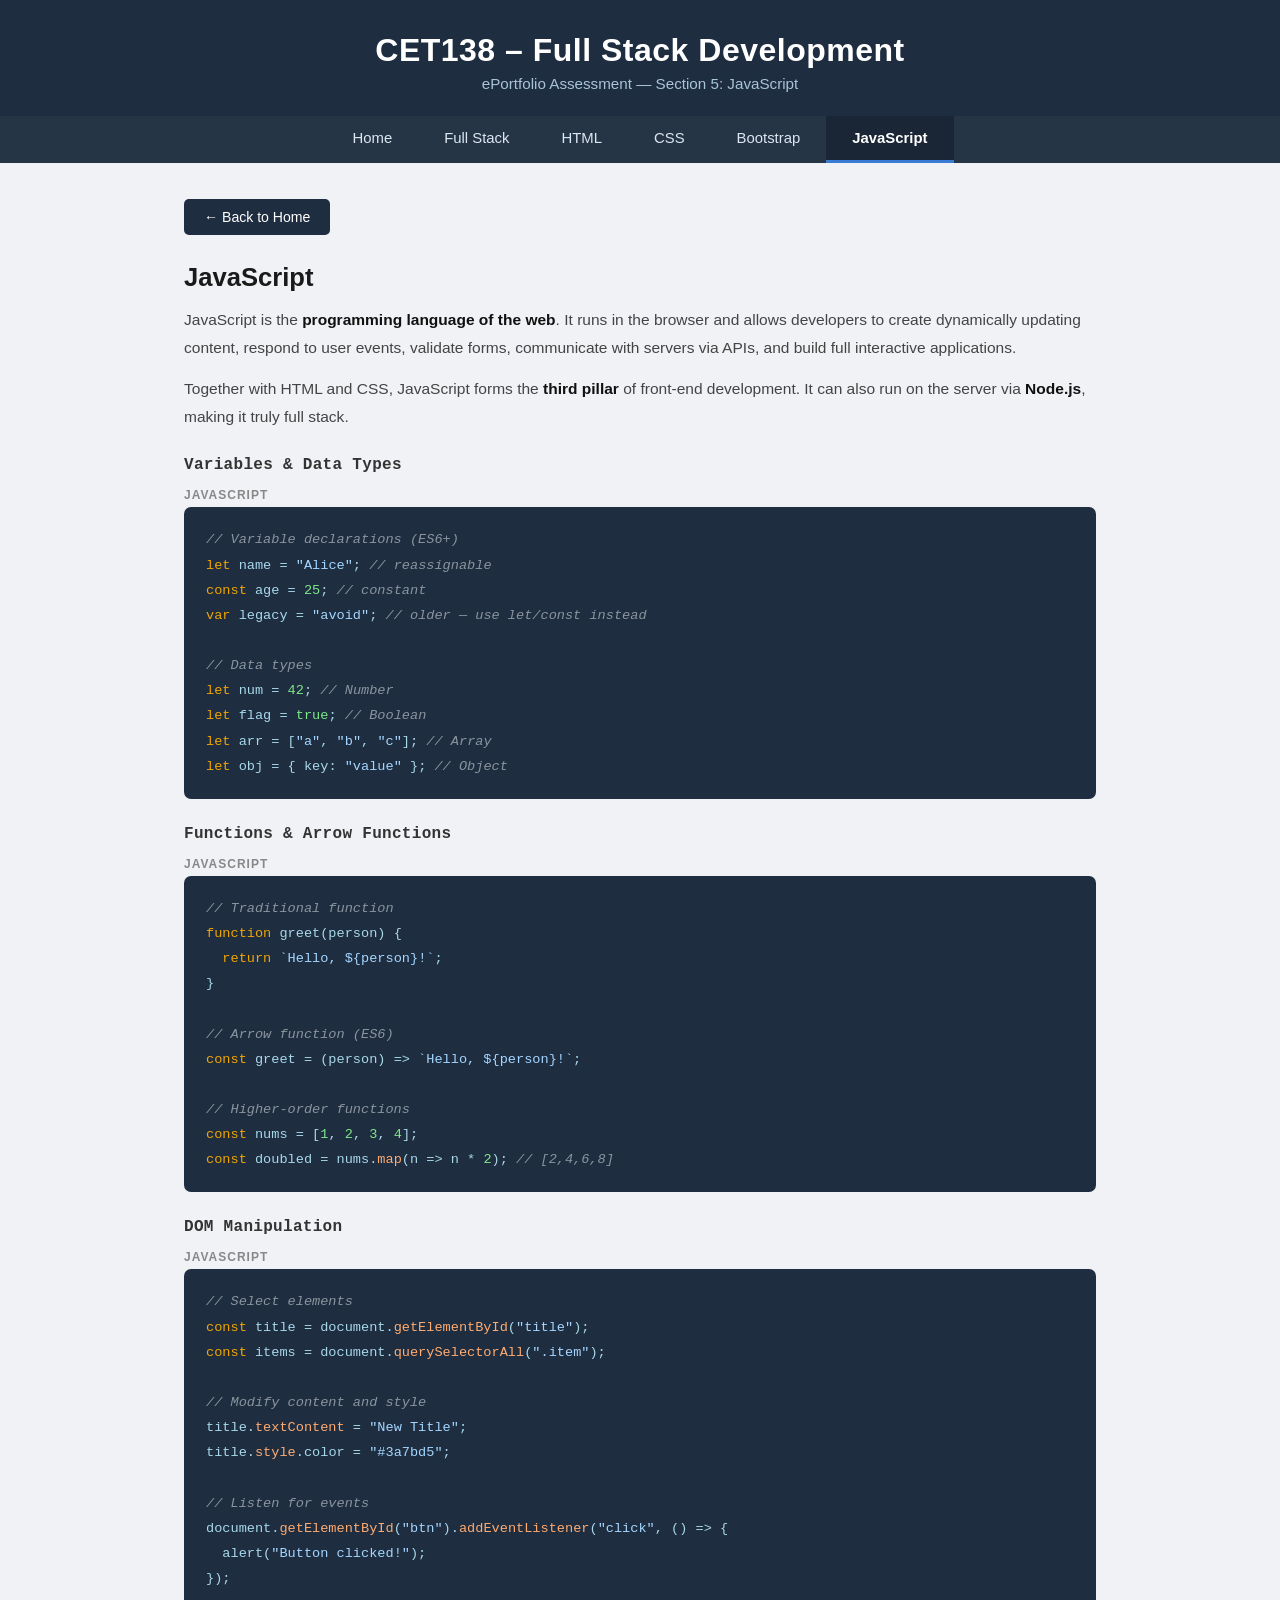
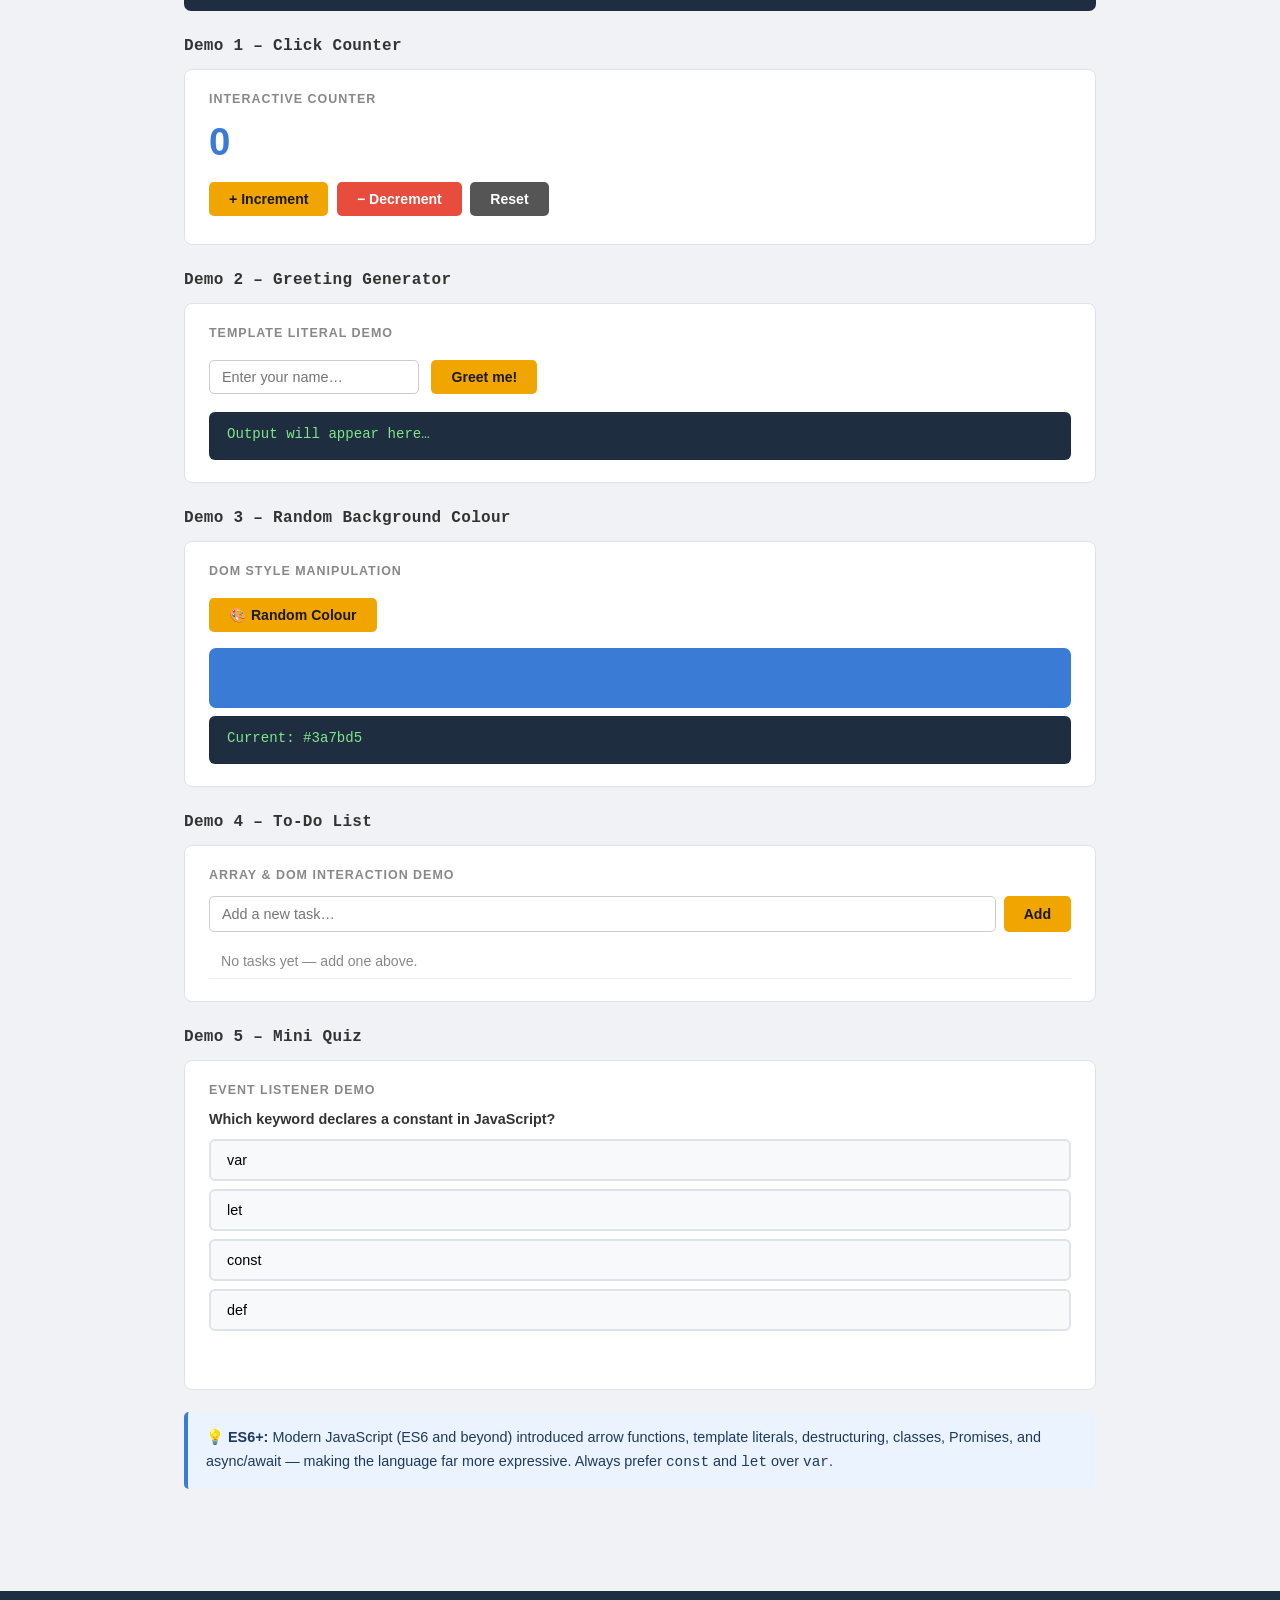
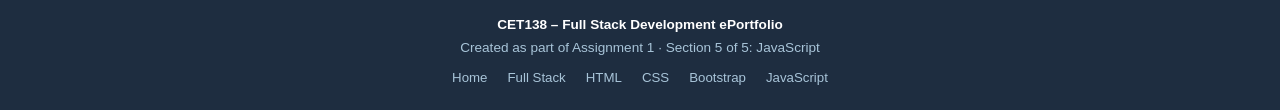
<file: js.html>
<!DOCTYPE html>
<html lang="en">
<head>
  <meta charset="UTF-8" />
  <meta name="viewport" content="width=device-width, initial-scale=1.0" />
  <title>JavaScript | CET138 ePortfolio</title>
  <link rel="stylesheet" href="style.css" />
  <style>
    .quiz-option {
      display:block; width:100%; text-align:left; background:#f8f9fb;
      border:2px solid #dde3ec; border-radius:6px; padding:11px 16px;
      margin-bottom:8px; cursor:pointer; font-size:0.9rem;
      transition:background 0.2s, border-color 0.2s;
    }
    .quiz-option:hover  { background:#eaf3ff; border-color:#3a7bd5; }
    .quiz-option.correct { background:#d1e7dd; border-color:#27ae60; color:#0f5132; font-weight:600; }
    .quiz-option.wrong   { background:#f8d7da; border-color:#e74c3c; color:#842029; }
    .quiz-result { margin-top:12px; font-weight:700; font-size:0.95rem; min-height:24px; }
    .todo-input-row { display:flex; gap:8px; margin-bottom:12px; }
    .todo-input { flex:1; padding:9px 12px; border:1px solid #ccc; border-radius:5px; font-size:0.9rem; }
    .todo-list  { list-style:none; padding:0; }
    .todo-list li {
      display:flex; align-items:center; gap:10px;
      padding:9px 12px; border-bottom:1px solid #eee; font-size:0.9rem;
    }
    .todo-list li.done span { text-decoration:line-through; color:#888; }
    .todo-list li button { margin-left:auto; background:#e74c3c; color:#fff; border:none; border-radius:4px; padding:3px 10px; cursor:pointer; font-size:0.8rem; }
    .todo-list li input[type="checkbox"] { cursor:pointer; width:16px; height:16px; }
    .color-box { width:100%; height:60px; border-radius:7px; margin-top:10px; transition:background 0.4s; }
  </style>
</head>
<body>

<header>
  <h1>CET138 – Full Stack Development</h1>
  <p class="subtitle">ePortfolio Assessment — Section 5: JavaScript</p>
</header>

<nav>
  <a href="index.html">Home</a>
  <a href="fullstack.html">Full Stack</a>
  <a href="html.html">HTML</a>
  <a href="css.html">CSS</a>
  <a href="bootstrap.html">Bootstrap</a>
  <a href="js.html" class="active">JavaScript</a>
</nav>

<main>

  <a href="index.html" class="back-btn">← Back to Home</a>

  <h2 class="page-title">JavaScript</h2>

  <p class="lead">JavaScript is the <b>programming language of the web</b>. It runs in the browser and allows developers to create dynamically updating content, respond to user events, validate forms, communicate with servers via APIs, and build full interactive applications.</p>

  <p class="lead">Together with HTML and CSS, JavaScript forms the <b>third pillar</b> of front-end development. It can also run on the server via <b>Node.js</b>, making it truly full stack.</p>

  <!-- Variables -->
  <p class="section-label">Variables & Data Types</p>
  <div class="code-label">JAVASCRIPT</div>
  <div class="code-block">
<span class="comment">// Variable declarations (ES6+)</span><br>
<span class="kw">let</span> name = <span class="str">"Alice"</span>;       <span class="comment">// reassignable</span><br>
<span class="kw">const</span> age = <span class="val">25</span>;          <span class="comment">// constant</span><br>
<span class="kw">var</span> legacy = <span class="str">"avoid"</span>;    <span class="comment">// older — use let/const instead</span><br><br>
<span class="comment">// Data types</span><br>
<span class="kw">let</span> num = <span class="val">42</span>;             <span class="comment">// Number</span><br>
<span class="kw">let</span> flag = <span class="val">true</span>;         <span class="comment">// Boolean</span><br>
<span class="kw">let</span> arr = [<span class="str">"a"</span>, <span class="str">"b"</span>, <span class="str">"c"</span>]; <span class="comment">// Array</span><br>
<span class="kw">let</span> obj = { key: <span class="str">"value"</span> }; <span class="comment">// Object</span>
  </div>

  <!-- Functions -->
  <p class="section-label">Functions & Arrow Functions</p>
  <div class="code-label">JAVASCRIPT</div>
  <div class="code-block">
<span class="comment">// Traditional function</span><br>
<span class="kw">function</span> greet(person) {<br>
&nbsp;&nbsp;<span class="kw">return</span> <span class="str">`Hello, ${person}!`</span>;<br>
}<br><br>
<span class="comment">// Arrow function (ES6)</span><br>
<span class="kw">const</span> greet = (person) =&gt; <span class="str">`Hello, ${person}!`</span>;<br><br>
<span class="comment">// Higher-order functions</span><br>
<span class="kw">const</span> nums = [<span class="val">1</span>, <span class="val">2</span>, <span class="val">3</span>, <span class="val">4</span>];<br>
<span class="kw">const</span> doubled = nums.<span class="attr">map</span>(n =&gt; n * <span class="val">2</span>); <span class="comment">// [2,4,6,8]</span>
  </div>

  <!-- DOM -->
  <p class="section-label">DOM Manipulation</p>
  <div class="code-label">JAVASCRIPT</div>
  <div class="code-block">
<span class="comment">// Select elements</span><br>
<span class="kw">const</span> title = document.<span class="attr">getElementById</span>(<span class="str">"title"</span>);<br>
<span class="kw">const</span> items = document.<span class="attr">querySelectorAll</span>(<span class="str">".item"</span>);<br><br>
<span class="comment">// Modify content and style</span><br>
title.<span class="attr">textContent</span> = <span class="str">"New Title"</span>;<br>
title.<span class="attr">style</span>.color = <span class="str">"#3a7bd5"</span>;<br><br>
<span class="comment">// Listen for events</span><br>
document.<span class="attr">getElementById</span>(<span class="str">"btn"</span>).<span class="attr">addEventListener</span>(<span class="str">"click"</span>, () =&gt; {<br>
&nbsp;&nbsp;alert(<span class="str">"Button clicked!"</span>);<br>
});
  </div>

  <!-- Counter demo -->
  <p class="section-label">Demo 1 – Click Counter</p>
  <div class="demo-area">
    <h4>Interactive Counter</h4>
    <div class="js-counter" id="counter-display">0</div>
    <button class="js-demo-btn" onclick="changeCounter(1)">+ Increment</button>
    <button class="js-demo-btn" onclick="changeCounter(-1)" style="background:#e74c3c;color:#fff;">− Decrement</button>
    <button class="js-demo-btn" onclick="resetCounter()" style="background:#555;color:#fff;">Reset</button>
  </div>

  <!-- Greeting demo -->
  <p class="section-label">Demo 2 – Greeting Generator</p>
  <div class="demo-area">
    <h4>Template Literal Demo</h4>
    <input id="greet-input" class="js-input" type="text" placeholder="Enter your name…">
    <button class="js-demo-btn" onclick="runGreet()">Greet me!</button>
    <div class="js-demo-output" id="greet-output">Output will appear here…</div>
  </div>

  <!-- Colour demo -->
  <p class="section-label">Demo 3 – Random Background Colour</p>
  <div class="demo-area">
    <h4>DOM Style Manipulation</h4>
    <button class="js-demo-btn" onclick="randomColour()">🎨 Random Colour</button>
    <div class="color-box" id="colour-box" style="background:#3a7bd5;"></div>
    <div class="js-demo-output" id="colour-output" style="margin-top:8px;">Current: #3a7bd5</div>
  </div>

  <!-- To-do demo -->
  <p class="section-label">Demo 4 – To-Do List</p>
  <div class="demo-area">
    <h4>Array & DOM Interaction Demo</h4>
    <div class="todo-input-row">
      <input type="text" id="todo-input" class="todo-input" placeholder="Add a new task…">
      <button class="js-demo-btn" style="margin:0;" onclick="addTodo()">Add</button>
    </div>
    <ul class="todo-list" id="todo-list"></ul>
  </div>

  <!-- Quiz demo -->
  <p class="section-label">Demo 5 – Mini Quiz</p>
  <div class="demo-area">
    <h4>Event Listener Demo</h4>
    <p style="font-size:0.9rem;color:#333;margin-bottom:12px;font-weight:600;">Which keyword declares a constant in JavaScript?</p>
    <button class="quiz-option" onclick="checkQuiz(this,'wrong')">var</button>
    <button class="quiz-option" onclick="checkQuiz(this,'wrong')">let</button>
    <button class="quiz-option" onclick="checkQuiz(this,'correct')">const</button>
    <button class="quiz-option" onclick="checkQuiz(this,'wrong')">def</button>
    <div class="quiz-result" id="quiz-result"></div>
  </div>

  <div class="info-box">
    💡 <strong>ES6+:</strong> Modern JavaScript (ES6 and beyond) introduced arrow functions, template literals, destructuring, classes, Promises, and async/await — making the language far more expressive. Always prefer <code>const</code> and <code>let</code> over <code>var</code>.
  </div>

</main>

<footer>
  <strong>CET138 – Full Stack Development ePortfolio</strong><br>
  Created as part of Assignment 1 · Section 5 of 5: JavaScript
  <div class="footer-links">
    <a href="index.html">Home</a>
    <a href="fullstack.html">Full Stack</a>
    <a href="html.html">HTML</a>
    <a href="css.html">CSS</a>
    <a href="bootstrap.html">Bootstrap</a>
    <a href="js.html">JavaScript</a>
  </div>
</footer>

<script>
  /* ── Counter ── */
  let count = 0;
  function changeCounter(d) {
    count += d;
    document.getElementById('counter-display').textContent = count;
  }
  function resetCounter() {
    count = 0;
    document.getElementById('counter-display').textContent = 0;
  }

  /* ── Greeting ── */
  function runGreet() {
    const name = document.getElementById('greet-input').value.trim();
    const out  = document.getElementById('greet-output');
    out.textContent = name
      ? `Hello, ${name}! Welcome to full stack development 🚀`
      : '⚠️  Please enter a name first.';
  }
  document.getElementById('greet-input').addEventListener('keydown', e => {
    if (e.key === 'Enter') runGreet();
  });

  /* ── Random colour ── */
  function randomColour() {
    const hex = '#' + Math.floor(Math.random()*0xFFFFFF).toString(16).padStart(6,'0');
    document.getElementById('colour-box').style.background = hex;
    document.getElementById('colour-output').textContent = 'Current: ' + hex;
  }

  /* ── To-do ── */
  const todos = [];
  function addTodo() {
    const input = document.getElementById('todo-input');
    const text  = input.value.trim();
    if (!text) return;
    todos.push({ text, done: false });
    input.value = '';
    renderTodos();
  }
  function renderTodos() {
    const ul = document.getElementById('todo-list');
    ul.innerHTML = '';
    if (todos.length === 0) {
      ul.innerHTML = '<li style="color:#888;font-size:0.88rem;">No tasks yet — add one above.</li>';
      return;
    }
    todos.forEach((t, i) => {
      const li = document.createElement('li');
      if (t.done) li.classList.add('done');
      li.innerHTML = `
        <input type="checkbox" ${t.done ? 'checked' : ''} onchange="toggleTodo(${i})">
        <span>${t.text}</span>
        <button onclick="deleteTodo(${i})">Remove</button>`;
      ul.appendChild(li);
    });
  }
  function toggleTodo(i) { todos[i].done = !todos[i].done; renderTodos(); }
  function deleteTodo(i) { todos.splice(i, 1); renderTodos(); }
  document.getElementById('todo-input').addEventListener('keydown', e => {
    if (e.key === 'Enter') addTodo();
  });
  renderTodos();

  /* ── Quiz ── */
  let quizDone = false;
  function checkQuiz(btn, result) {
    if (quizDone) return;
    quizDone = true;
    btn.classList.add(result);
    const res = document.getElementById('quiz-result');
    if (result === 'correct') {
      res.textContent = '✅ Correct! const declares a block-scoped constant that cannot be reassigned.';
      res.style.color = '#0f5132';
    } else {
      res.textContent = '❌ Not quite — the answer is const. Try refreshing to try again!';
      res.style.color = '#842029';
      // highlight correct answer
      document.querySelectorAll('.quiz-option').forEach(b => {
        if (b.onclick.toString().includes("'correct'")) b.classList.add('correct');
      });
    }
  }
</script>
</body>
</html>
</file>
<file: style.css>
/* ── Reset ── */
*, *::before, *::after { box-sizing: border-box; margin: 0; padding: 0; }

/* ── Base ── */
body {
  font-family: 'Segoe UI', Arial, sans-serif;
  background: #f0f2f5;
  color: #222;
  min-height: 100vh;
  display: flex;
  flex-direction: column;
}

/* ══════════════════════════════
   HEADER
══════════════════════════════ */
header {
  background: #1e2d40;
  color: #fff;
  text-align: center;
  padding: 32px 20px 24px;
}
header h1 {
  font-size: 2rem;
  font-weight: 700;
  letter-spacing: 0.5px;
}
header p.subtitle {
  margin-top: 6px;
  font-size: 0.95rem;
  color: #a8c4d8;
}

/* ══════════════════════════════
   NAV
══════════════════════════════ */
nav {
  background: #253545;
  display: flex;
  justify-content: center;
  flex-wrap: wrap;
}
nav a {
  color: #dce6f0;
  text-decoration: none;
  padding: 14px 26px;
  font-size: 0.93rem;
  transition: background 0.2s, color 0.2s;
  display: block;
}
nav a:hover { background: #1a2535; color: #fff; }
nav a.active { background: #1a2535; color: #fff; font-weight: 600; border-bottom: 3px solid #3a7bd5; }

/* ══════════════════════════════
   MAIN CONTENT
══════════════════════════════ */
main {
  flex: 1;
  max-width: 960px;
  width: 100%;
  margin: 36px auto;
  padding: 0 24px 60px;
}

/* ── Back button ── */
.back-btn {
  display: inline-block;
  background: #1e2d40;
  color: #fff;
  text-decoration: none;
  padding: 10px 20px;
  border-radius: 5px;
  font-size: 0.88rem;
  margin-bottom: 28px;
  transition: background 0.2s;
}
.back-btn:hover { background: #2c3e55; }

/* ══════════════════════════════
   TYPOGRAPHY
══════════════════════════════ */
h2.page-title {
  font-size: 1.6rem;
  font-weight: 700;
  color: #1a1a1a;
  margin-bottom: 14px;
}
p.lead {
  line-height: 1.78;
  color: #444;
  margin-bottom: 14px;
  font-size: 0.97rem;
}
p.lead b { color: #111; }

.section-label {
  font-family: 'Courier New', monospace;
  font-weight: 700;
  font-size: 1rem;
  color: #333;
  margin: 26px 0 14px;
  letter-spacing: 0.3px;
}

/* ══════════════════════════════
   CARDS (index.html)
══════════════════════════════ */
.intro-box {
  background: #fff;
  border-radius: 8px;
  padding: 28px 32px;
  margin-bottom: 28px;
  box-shadow: 0 1px 5px rgba(0,0,0,0.08);
}
.intro-box h2 { font-size: 1.4rem; color: #1e2d40; margin-bottom: 10px; }
.intro-box p  { line-height: 1.75; color: #444; font-size: 0.95rem; }
.intro-box p + p { margin-top: 10px; }

.cards-grid {
  display: grid;
  grid-template-columns: repeat(auto-fit, minmax(255px, 1fr));
  gap: 20px;
}
.card {
  background: #fff;
  border-radius: 8px;
  padding: 24px 26px;
  box-shadow: 0 1px 5px rgba(0,0,0,0.08);
  border-left: 4px solid #3a7bd5;
  text-decoration: none;
  color: inherit;
  display: block;
  transition: box-shadow 0.2s, transform 0.2s;
}
.card:hover { box-shadow: 0 4px 18px rgba(0,0,0,0.13); transform: translateY(-2px); }
.card .card-num { font-size: 1.5rem; font-weight: 700; color: #3a7bd5; margin-bottom: 6px; }
.card h3 { font-size: 1rem; color: #1e2d40; margin-bottom: 7px; }
.card p  { font-size: 0.85rem; color: #666; line-height: 1.6; }

/* accent colours per card */
.card.c2 { border-left-color: #e67e22; }
.card.c2 .card-num { color: #e67e22; }
.card.c3 { border-left-color: #27ae60; }
.card.c3 .card-num { color: #27ae60; }
.card.c4 { border-left-color: #8e44ad; }
.card.c4 .card-num { color: #8e44ad; }
.card.c5 { border-left-color: #e74c3c; }
.card.c5 .card-num { color: #e74c3c; }

/* About Me profile */
.profile-row {
  display: flex;
  align-items: center;
  gap: 24px;
  background: #fff;
  border-radius: 8px;
  padding: 28px 32px;
  margin-bottom: 28px;
  box-shadow: 0 1px 5px rgba(0,0,0,0.08);
}
.avatar {
  width: 90px; height: 90px;
  border-radius: 50%;
  background: #1e2d40;
  display: flex; align-items: center; justify-content: center;
  font-size: 2.4rem;
  flex-shrink: 0;
}
.profile-info h2 { font-size: 1.35rem; color: #1e2d40; margin-bottom: 4px; }
.profile-info p  { font-size: 0.9rem; color: #555; line-height: 1.65; }
.skill-badges { display: flex; flex-wrap: wrap; gap: 8px; margin-top: 12px; }
.badge {
  background: #e8f0fe; color: #1a56db;
  border-radius: 20px; padding: 4px 14px;
  font-size: 0.8rem; font-weight: 600;
}

/* ══════════════════════════════
   LAYER CARDS
══════════════════════════════ */
.layer-card {
  background: #f8f9fb;
  border-left: 4px solid #3a7bd5;
  border-radius: 6px;
  padding: 20px 22px;
  margin-bottom: 18px;
}
.layer-card.green  { border-left-color: #27ae60; }
.layer-card.purple { border-left-color: #8e44ad; }
.layer-card h3 { font-size: 1rem; font-weight: 700; margin-bottom: 8px; color: #1e2d40; }
.layer-card p  { font-size: 0.91rem; color: #444; line-height: 1.7; margin: 0; }

/* ══════════════════════════════
   CODE BLOCK
══════════════════════════════ */
.code-label {
  font-size: 0.75rem; font-weight: 700;
  color: #888; text-transform: uppercase; letter-spacing: 1px;
  margin-bottom: 5px;
}
.code-block {
  background: #1e2d40;
  color: #a8d8ea;
  border-radius: 7px;
  padding: 20px 22px;
  font-family: 'Courier New', monospace;
  font-size: 0.85rem;
  line-height: 1.85;
  margin: 4px 0 20px;
  overflow-x: auto;
}
.code-block .kw      { color: #f0a500; }
.code-block .tag     { color: #79c0ff; }
.code-block .attr    { color: #ffab70; }
.code-block .str     { color: #a5d6ff; }
.code-block .comment { color: #8b949e; font-style: italic; }
.code-block .val     { color: #7ee787; }

/* ══════════════════════════════
   DEMO AREA
══════════════════════════════ */
.demo-area {
  background: #fff;
  border: 1px solid #dde3ec;
  border-radius: 8px;
  padding: 22px 24px;
  margin: 6px 0 22px;
}
.demo-area h4 {
  font-size: 0.78rem; font-weight: 700;
  text-transform: uppercase; letter-spacing: 1px;
  color: #888; margin-bottom: 14px;
}

/* ══════════════════════════════
   INFO BOX
══════════════════════════════ */
.info-box {
  background: #eaf3ff;
  border-left: 4px solid #3a7bd5;
  border-radius: 5px;
  padding: 14px 18px;
  margin: 16px 0 6px;
  font-size: 0.9rem;
  color: #1e3a5f;
  line-height: 1.65;
}

/* ══════════════════════════════
   TAG PILLS
══════════════════════════════ */
.tag-list { display: flex; flex-wrap: wrap; gap: 8px; margin: 12px 0; }
.tag-pill {
  background: #e8f0fe; color: #1a56db;
  border-radius: 20px; padding: 4px 14px;
  font-size: 0.82rem; font-weight: 600;
  font-family: 'Courier New', monospace;
}

/* ══════════════════════════════
   CSS DEMO
══════════════════════════════ */
.css-demo-box { display: flex; gap: 14px; flex-wrap: wrap; margin-top: 10px; }
.css-box {
  width: 110px; height: 70px; border-radius: 6px;
  display: flex; align-items: center; justify-content: center;
  font-size: 0.75rem; font-weight: 600; color: #fff; text-align: center; padding: 4px;
}

/* ══════════════════════════════
   BOOTSTRAP DEMO
══════════════════════════════ */
.bs-btn {
  display: inline-block; padding: 8px 18px; border-radius: 5px;
  font-size: 0.88rem; font-weight: 600; cursor: pointer; margin: 4px;
  border: none; transition: opacity 0.2s;
}
.bs-btn:hover { opacity: 0.82; }
.bs-primary { background: #0d6efd; color: #fff; }
.bs-success { background: #198754; color: #fff; }
.bs-danger  { background: #dc3545; color: #fff; }
.bs-warning { background: #ffc107; color: #212529; }
.bs-outline { background: transparent; color: #0d6efd; border: 2px solid #0d6efd; }

.bs-grid-demo { display: grid; grid-template-columns: repeat(3,1fr); gap: 10px; margin-top: 14px; }
.bs-col {
  background: #cfe2ff; border: 1px solid #9ec5fe; border-radius: 4px;
  padding: 14px 10px; text-align: center;
  font-size: 0.83rem; color: #084298; font-weight: 600;
}

/* ══════════════════════════════
   JS DEMO
══════════════════════════════ */
.js-demo-output {
  background: #1e2d40; color: #7ee787;
  border-radius: 6px; padding: 14px 18px;
  font-family: 'Courier New', monospace; font-size: 0.88rem;
  min-height: 48px; margin-top: 12px;
}
.js-demo-btn {
  background: #f0a500; color: #1a1a1a; border: none;
  padding: 9px 20px; border-radius: 5px; font-size: 0.88rem;
  font-weight: 700; cursor: pointer; margin: 6px 4px 6px 0;
  transition: background 0.2s;
}
.js-demo-btn:hover { background: #d4900a; }
.js-counter { font-size: 2.4rem; font-weight: 700; color: #3a7bd5; margin: 8px 0 12px; }
.js-input {
  padding: 8px 12px; border: 1px solid #ccc; border-radius: 5px;
  font-size: 0.9rem; width: 210px; margin-right: 8px; margin-bottom: 6px;
}

/* ══════════════════════════════
   HTML DEMO
══════════════════════════════ */
.html-rendered {
  border: 1px dashed #ccc; border-radius: 6px;
  padding: 16px 18px; background: #fafafa; margin-top: 8px;
}

/* ══════════════════════════════
   FOOTER
══════════════════════════════ */
footer {
  background: #1e2d40;
  color: #a8c4d8;
  text-align: center;
  padding: 22px 20px;
  font-size: 0.85rem;
  line-height: 1.7;
  margin-top: auto;
}
footer strong { color: #fff; }
footer .footer-links { margin-top: 8px; display: flex; justify-content: center; flex-wrap: wrap; gap: 6px 20px; }
footer .footer-links a { color: #a8c4d8; text-decoration: none; font-size: 0.83rem; }
footer .footer-links a:hover { color: #fff; }

/* ══════════════════════════════
   RESPONSIVE
══════════════════════════════ */
@media (max-width: 620px) {
  header h1 { font-size: 1.35rem; }
  nav a { padding: 12px 14px; font-size: 0.85rem; }
  .cards-grid { grid-template-columns: 1fr; }
  .bs-grid-demo { grid-template-columns: 1fr; }
  .profile-row { flex-direction: column; text-align: center; }
}
</file>
